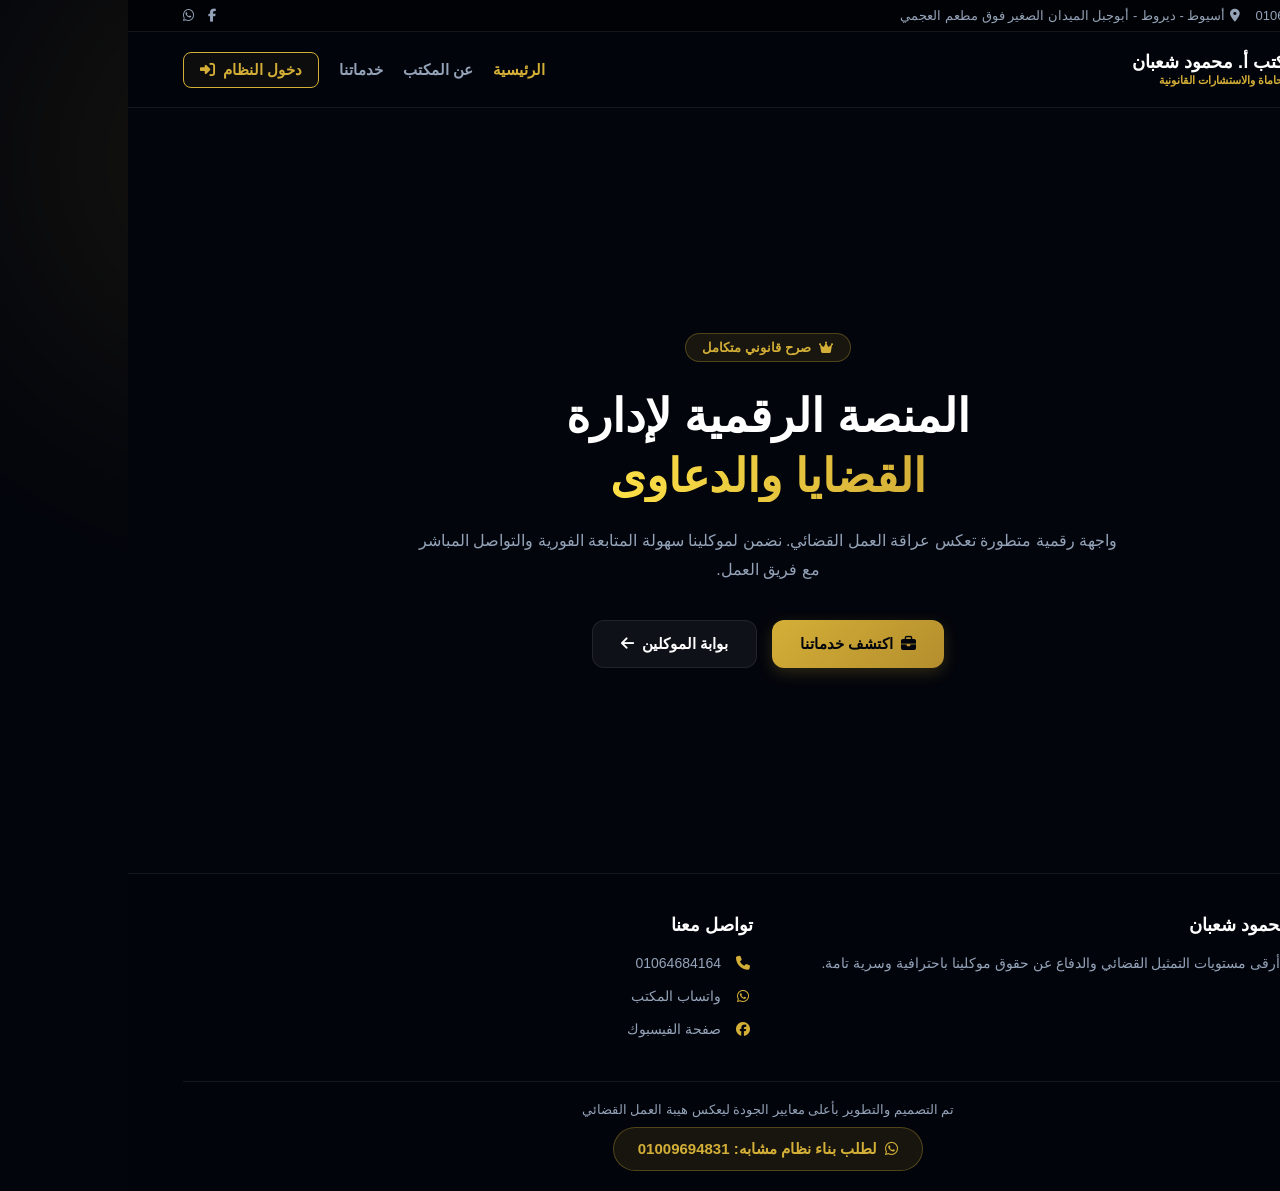
<file: index.html>
<!DOCTYPE html>
<html lang="ar" dir="rtl">
<head>
    <meta charset="UTF-8">
    <meta name="viewport" content="width=device-width, initial-scale=1.0, maximum-scale=1.0, user-scalable=no">
    <title>مكتب الأستاذ محمود شعبان | للمحاماة والاستشارات</title>
    <link rel="stylesheet" href="style.css">
    <link rel="stylesheet" href="https://cdnjs.cloudflare.com/ajax/libs/font-awesome/6.4.0/css/all.min.css">
</head>
<body>
    <div class="glow-bg glow-1"></div>
    <div class="glow-bg glow-2"></div>

    <div class="top-bar">
        <div class="container top-bar-inner">
            <div class="contact-info">
                <a href="tel:+201064684164"><i class="fas fa-phone-alt"></i> 01064684164</a>
                <a href="https://goo.gl/maps/ynBu3D8Yd7eXEfQe7?g_st=ac" target="_blank"><i class="fas fa-map-marker-alt"></i> أسيوط - ديروط - أبوجبل الميدان الصغير فوق مطعم العجمي</a>
            </div>
            <div class="social-icons">
                <a href="https://www.facebook.com/share/18rZhVZAjy/" target="_blank"><i class="fab fa-facebook-f"></i></a>
                <a href="https://wa.me/201064684164" target="_blank"><i class="fab fa-whatsapp"></i></a>
            </div>
        </div>
    </div>

    <header class="glass-header">
        <div class="container header-inner">
            <div class="logo-area">
                <div class="logo-icon"><i class="fas fa-balance-scale"></i></div>
                <div class="logo-text">
                    <h1>مكتب أ. محمود شعبان</h1>
                    <p>للمحاماة والاستشارات القانونية</p>
                </div>
            </div>
            <button class="menu-toggle" id="menuToggle"><i class="fas fa-bars"></i></button>
            <nav class="main-nav">
                <ul id="navMenu">
                    <li><a href="index.html" class="active">الرئيسية</a></li>
                    <li><a href="about.html">عن المكتب</a></li>
                    <li><a href="services.html">خدماتنا</a></li>
                    <li><a href="login/index.html" class="btn-nav-gold">دخول النظام <i class="fas fa-sign-in-alt"></i></a></li>
                </ul>
            </nav>
        </div>
    </header>

    <section class="hero-section">
        <div class="container hero-content">
            <div class="badge-premium"><i class="fas fa-crown"></i> صرح قانوني متكامل</div>
            <h1 class="hero-title">المنصة الرقمية لإدارة <br><span class="text-gradient">القضايا والدعاوى</span></h1>
            <p class="hero-desc">واجهة رقمية متطورة تعكس عراقة العمل القضائي. نضمن لموكلينا سهولة المتابعة الفورية والتواصل المباشر مع فريق العمل.</p>
            <div class="hero-btns">
                <a href="services.html" class="btn-solid-gold"><i class="fas fa-briefcase"></i> اكتشف خدماتنا</a>
                <a href="login/index.html" class="btn-glass">بوابة الموكلين <i class="fas fa-arrow-left"></i></a>
            </div>
        </div>
    </section>

    <footer class="premium-footer">
        <div class="container">
            <div class="footer-grid">
                <div class="footer-col">
                    <h3>مكتب أ. محمود شعبان</h3>
                    <p>نلتزم بتقديم أرقى مستويات التمثيل القضائي والدفاع عن حقوق موكلينا باحترافية وسرية تامة.</p>
                </div>
                <div class="footer-col">
                    <h3>تواصل معنا</h3>
                    <a href="tel:+201064684164"><i class="fas fa-phone"></i> 01064684164</a>
                    <a href="https://wa.me/201064684164" target="_blank"><i class="fab fa-whatsapp"></i> واتساب المكتب</a>
                    <a href="https://www.facebook.com/share/18rZhVZAjy/" target="_blank"><i class="fab fa-facebook"></i> صفحة الفيسبوك</a>
                </div>
            </div>
            <div class="dev-marketing">
                <p style="color: var(--text-muted); font-size: 13px; margin-bottom: 10px;">تم التصميم والتطوير بأعلى معايير الجودة ليعكس هيبة العمل القضائي</p>
                <a href="https://wa.me/201009694831" class="dev-contact" target="_blank">
                    <i class="fab fa-whatsapp"></i> لطلب بناء نظام مشابه: 01009694831
                </a>
            </div>
        </div>
    </footer>
    <script src="script.js"></script>
</body>
</html>
</file>
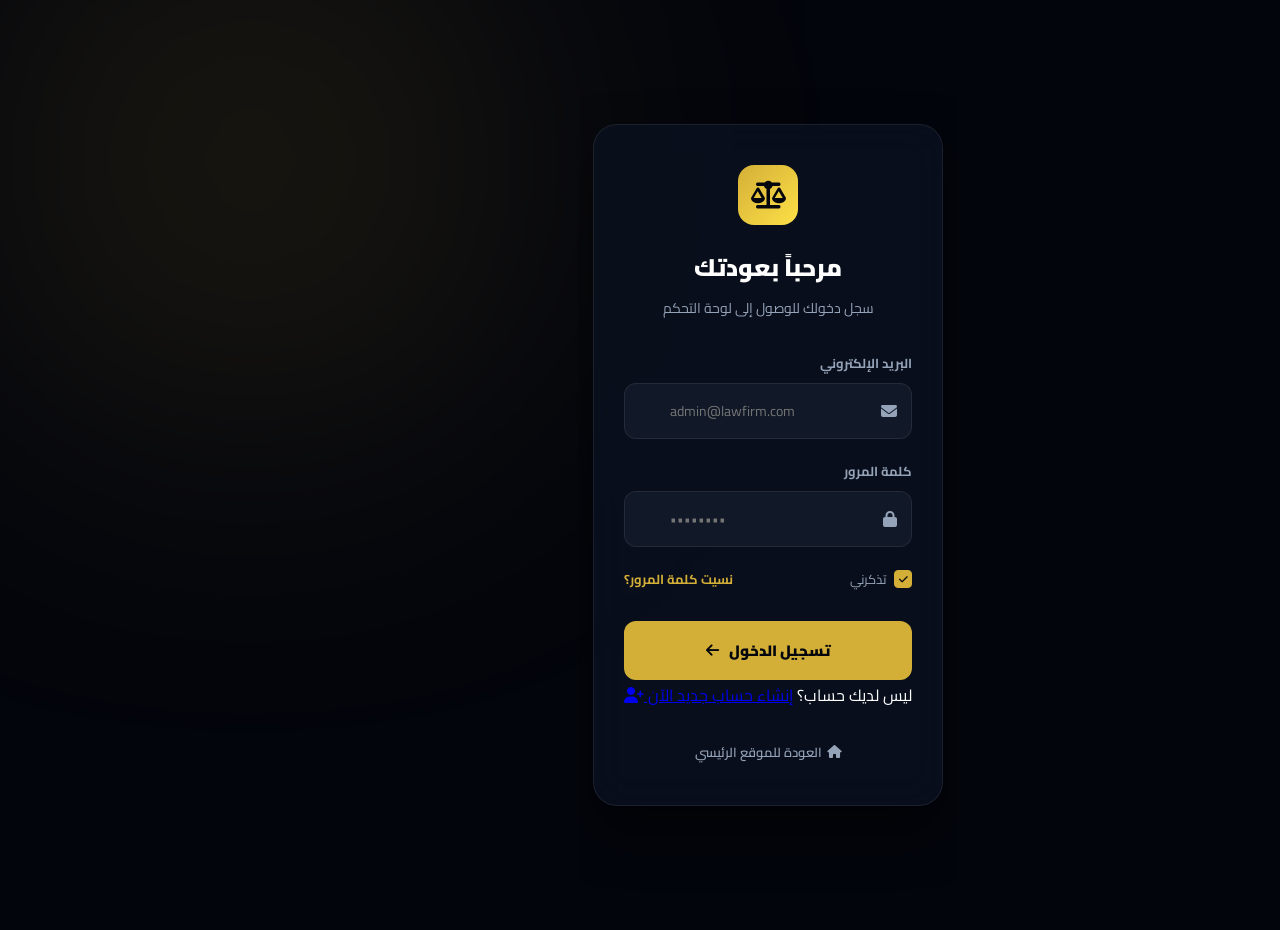
<file: frontend/login/index.html>
<!DOCTYPE html>
<html lang="ar" dir="rtl">
<head>
    <meta charset="UTF-8">
    <meta name="viewport" content="width=device-width, initial-scale=1.0, maximum-scale=1.0, user-scalable=no">
    <title>تسجيل الدخول | نظام إدارة المحاماة</title>
    <link rel="stylesheet" href="style.css">
    <link rel="stylesheet" href="https://cdnjs.cloudflare.com/ajax/libs/font-awesome/6.4.0/css/all.min.css">
    <link href="https://fonts.googleapis.com/css2?family=Cairo:wght@400;600;700;900&display=swap" rel="stylesheet">
</head>
<body>
    <div class="glow-bg"></div>
    <div class="auth-container">
        <div class="auth-card">
            <div class="logo-area">
                <div class="logo-icon"><i class="fas fa-balance-scale"></i></div>
            </div>
            <h2>مرحباً بعودتك</h2>
            <p class="subtitle">سجل دخولك للوصول إلى لوحة التحكم</p>

            <form action="../dashboard/dashboard.html" method="GET">
                <div class="input-group">
                    <label>البريد الإلكتروني</label>
                    <div class="input-wrapper">
                        <i class="fas fa-envelope"></i>
                        <input type="email" placeholder="admin@lawfirm.com" required dir="ltr">
                    </div>
                </div>
                
                <div class="input-group">
                    <label>كلمة المرور</label>
                    <div class="input-wrapper">
                        <i class="fas fa-lock"></i>
                        <input type="password" placeholder="••••••••" required dir="ltr">
                    </div>
                </div>

                <div class="options">
                    <label class="checkbox-container">
                        <input type="checkbox" checked>
                        <span class="checkmark"></span>
                        تذكرني
                    </label>
                    <a href="#" class="forgot-link">نسيت كلمة المرور؟</a>
                </div>

                <button type="submit" class="btn-submit">تسجيل الدخول <i class="fas fa-arrow-left"></i></button>
            </form>
            
            <div class="register-navigation">
                <p>ليس لديك حساب؟ <a href="register.html">إنشاء حساب جديد الآن <i class="fas fa-user-plus"></i></a></p>
            </div>

            <div class="back-home">
                <a href="../index.html"><i class="fas fa-home"></i> العودة للموقع الرئيسي</a>
            </div>
        </div>
    </div>
</body>
</html>
</file>
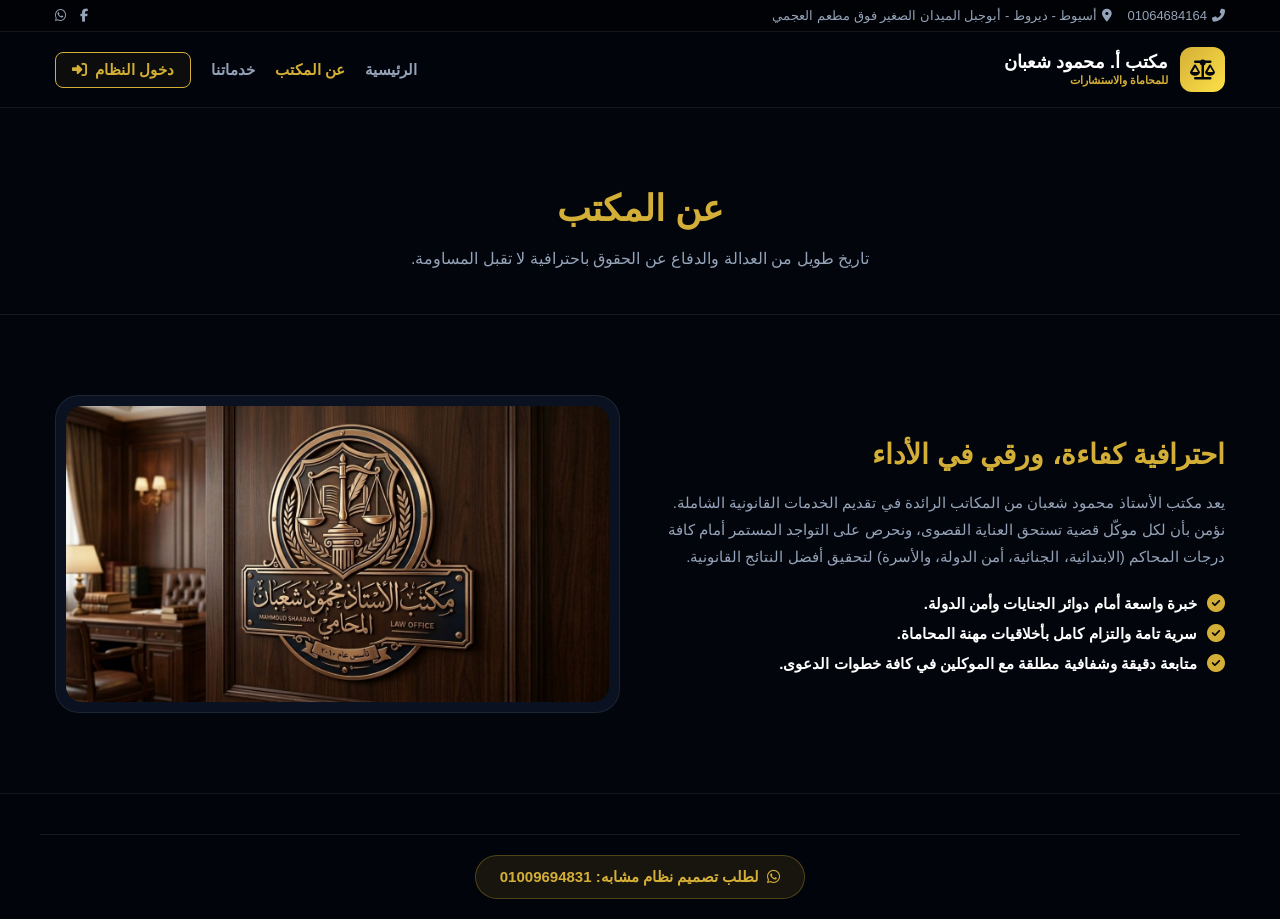
<file: about.html>
<!DOCTYPE html>
<html lang="ar" dir="rtl">
<head>
    <meta charset="UTF-8">
    <meta name="viewport" content="width=device-width, initial-scale=1.0, maximum-scale=1.0, user-scalable=no">
    <title>عن المكتب | مكتب أ. محمود شعبان</title>
    <link rel="stylesheet" href="style.css">
    <link rel="stylesheet" href="https://cdnjs.cloudflare.com/ajax/libs/font-awesome/6.4.0/css/all.min.css">
</head>
<body>
    <div class="top-bar">
        <div class="container top-bar-inner">
            <div class="contact-info">
                <a href="tel:+201064684164"><i class="fas fa-phone-alt"></i> 01064684164</a>
                <a href="https://goo.gl/maps/ynBu3D8Yd7eXEfQe7?g_st=ac" target="_blank"><i class="fas fa-map-marker-alt"></i> أسيوط - ديروط - أبوجبل الميدان الصغير فوق مطعم العجمي</a>
            </div>
            <div class="social-icons">
                <a href="https://www.facebook.com/share/18rZhVZAjy/" target="_blank"><i class="fab fa-facebook-f"></i></a>
                <a href="https://wa.me/201064684164" target="_blank"><i class="fab fa-whatsapp"></i></a>
            </div>
        </div>
    </div>

    <header class="glass-header">
        <div class="container header-inner">
            <div class="logo-area">
                <div class="logo-icon"><i class="fas fa-balance-scale"></i></div>
                <div class="logo-text"><h1>مكتب أ. محمود شعبان</h1><p>للمحاماة والاستشارات</p></div>
            </div>
            <button class="menu-toggle" id="menuToggle"><i class="fas fa-bars"></i></button>
            <nav class="main-nav">
                <ul id="navMenu">
                    <li><a href="index.html">الرئيسية</a></li>
                    <li><a href="about.html" class="active">عن المكتب</a></li>
                    <li><a href="services.html">خدماتنا</a></li>
                    <li><a href="login/index.html" class="btn-nav-gold">دخول النظام <i class="fas fa-sign-in-alt"></i></a></li>
                </ul>
            </nav>
        </div>
    </header>

    <div class="inner-hero">
        <div class="container">
            <h1>عن المكتب</h1>
            <p>تاريخ طويل من العدالة والدفاع عن الحقوق باحترافية لا تقبل المساومة.</p>
        </div>
    </div>

    <section class="section-padding">
        <div class="container about-grid">
            <div class="about-content">
                <h2>احترافية كفاءة، ورقي في الأداء</h2>
                <p>يعد مكتب الأستاذ محمود شعبان من المكاتب الرائدة في تقديم الخدمات القانونية الشاملة. نؤمن بأن لكل موكّل قضية تستحق العناية القصوى، ونحرص على التواجد المستمر أمام كافة درجات المحاكم (الابتدائية، الجنائية، أمن الدولة، والأسرة) لتحقيق أفضل النتائج القانونية.</p>
                <ul class="premium-checklist">
                    <li><i class="fas fa-check-circle"></i> خبرة واسعة أمام دوائر الجنايات وأمن الدولة.</li>
                    <li><i class="fas fa-check-circle"></i> سرية تامة والتزام كامل بأخلاقيات مهنة المحاماة.</li>
                    <li><i class="fas fa-check-circle"></i> متابعة دقيقة وشفافية مطلقة مع الموكلين في كافة خطوات الدعوى.</li>
                </ul>
            </div>
            <div class="about-image-card">
                <img src="About-office.jpg" alt="مكتب الأستاذ محمود شعبان المحامي">
            </div>
        </div>
    </section>

    <footer class="premium-footer">
        <div class="container dev-marketing">
            <a href="https://wa.me/201009694831" class="dev-contact" target="_blank"><i class="fab fa-whatsapp"></i> لطلب تصميم نظام مشابه: 01009694831</a>
        </div>
    </footer>
    <script src="script.js"></script>
</body>
</html>
</file>
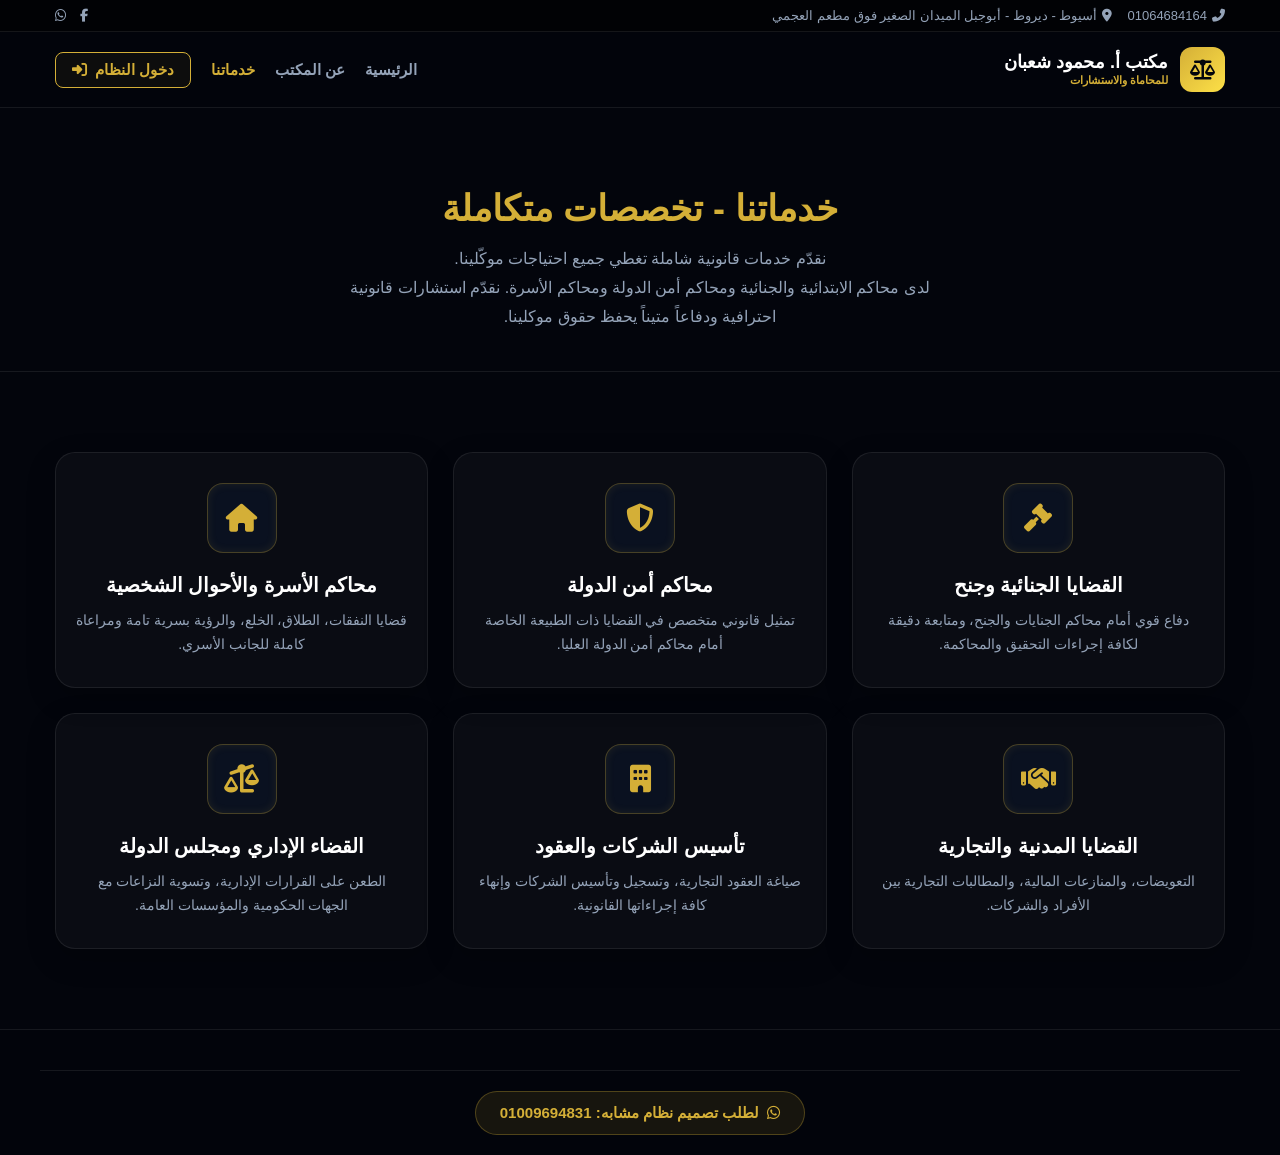
<file: services.html>
<!DOCTYPE html>
<html lang="ar" dir="rtl">
<head>
    <meta charset="UTF-8">
    <meta name="viewport" content="width=device-width, initial-scale=1.0, maximum-scale=1.0, user-scalable=no">
    <title>خدماتنا | مكتب أ. محمود شعبان</title>
    <link rel="stylesheet" href="style.css">
    <link rel="stylesheet" href="https://cdnjs.cloudflare.com/ajax/libs/font-awesome/6.4.0/css/all.min.css">
</head>
<body>
    <div class="top-bar">
        <div class="container top-bar-inner">
            <div class="contact-info">
                <a href="tel:+201064684164"><i class="fas fa-phone-alt"></i> 01064684164</a>
                <a href="https://goo.gl/maps/ynBu3D8Yd7eXEfQe7?g_st=ac" target="_blank"><i class="fas fa-map-marker-alt"></i> أسيوط - ديروط - أبوجبل الميدان الصغير فوق مطعم العجمي</a>
            </div>
            <div class="social-icons">
                <a href="https://www.facebook.com/share/18rZhVZAjy/" target="_blank"><i class="fab fa-facebook-f"></i></a>
                <a href="https://wa.me/201064684164" target="_blank"><i class="fab fa-whatsapp"></i></a>
            </div>
        </div>
    </div>

    <header class="glass-header">
        <div class="container header-inner">
            <div class="logo-area">
                <div class="logo-icon"><i class="fas fa-balance-scale"></i></div>
                <div class="logo-text"><h1>مكتب أ. محمود شعبان</h1><p>للمحاماة والاستشارات</p></div>
            </div>
            <button class="menu-toggle" id="menuToggle"><i class="fas fa-bars"></i></button>
            <nav class="main-nav">
                <ul id="navMenu">
                    <li><a href="index.html">الرئيسية</a></li>
                    <li><a href="about.html">عن المكتب</a></li>
                    <li><a href="services.html" class="active">خدماتنا</a></li>
                    <li><a href="login/index.html" class="btn-nav-gold">دخول النظام <i class="fas fa-sign-in-alt"></i></a></li>
                </ul>
            </nav>
        </div>
    </header>

    <div class="inner-hero">
        <div class="container">
            <h1>خدماتنا - تخصصات متكاملة</h1>
            <p>نقدّم خدمات قانونية شاملة تغطي جميع احتياجات موكّلينا.<br>لدى محاكم الابتدائية والجنائية ومحاكم أمن الدولة ومحاكم الأسرة. نقدّم استشارات قانونية احترافية ودفاعاً متيناً يحفظ حقوق موكلينا.</p>
        </div>
    </div>

    <section class="section-padding">
        <div class="container services-grid">
            <div class="glass-card">
                <div class="card-icon"><i class="fas fa-gavel"></i></div>
                <h3>القضايا الجنائية وجنح</h3>
                <p>دفاع قوي أمام محاكم الجنايات والجنح، ومتابعة دقيقة لكافة إجراءات التحقيق والمحاكمة.</p>
            </div>
            <div class="glass-card">
                <div class="card-icon"><i class="fas fa-shield-alt"></i></div>
                <h3>محاكم أمن الدولة</h3>
                <p>تمثيل قانوني متخصص في القضايا ذات الطبيعة الخاصة أمام محاكم أمن الدولة العليا.</p>
            </div>
            <div class="glass-card">
                <div class="card-icon"><i class="fas fa-home"></i></div>
                <h3>محاكم الأسرة والأحوال الشخصية</h3>
                <p>قضايا النفقات، الطلاق، الخلع، والرؤية بسرية تامة ومراعاة كاملة للجانب الأسري.</p>
            </div>
            <div class="glass-card">
                <div class="card-icon"><i class="fas fa-handshake"></i></div>
                <h3>القضايا المدنية والتجارية</h3>
                <p>التعويضات، والمنازعات المالية، والمطالبات التجارية بين الأفراد والشركات.</p>
            </div>
            <div class="glass-card">
                <div class="card-icon"><i class="fas fa-building"></i></div>
                <h3>تأسيس الشركات والعقود</h3>
                <p>صياغة العقود التجارية، وتسجيل وتأسيس الشركات وإنهاء كافة إجراءاتها القانونية.</p>
            </div>
            <div class="glass-card">
                <div class="card-icon"><i class="fas fa-balance-scale-left"></i></div>
                <h3>القضاء الإداري ومجلس الدولة</h3>
                <p>الطعن على القرارات الإدارية، وتسوية النزاعات مع الجهات الحكومية والمؤسسات العامة.</p>
            </div>
        </div>
    </section>

    <footer class="premium-footer">
        <div class="container dev-marketing">
            <a href="https://wa.me/201009694831" class="dev-contact" target="_blank"><i class="fab fa-whatsapp"></i> لطلب تصميم نظام مشابه: 01009694831</a>
        </div>
    </footer>
    <script src="script.js"></script>
</body>
</html>
</file>
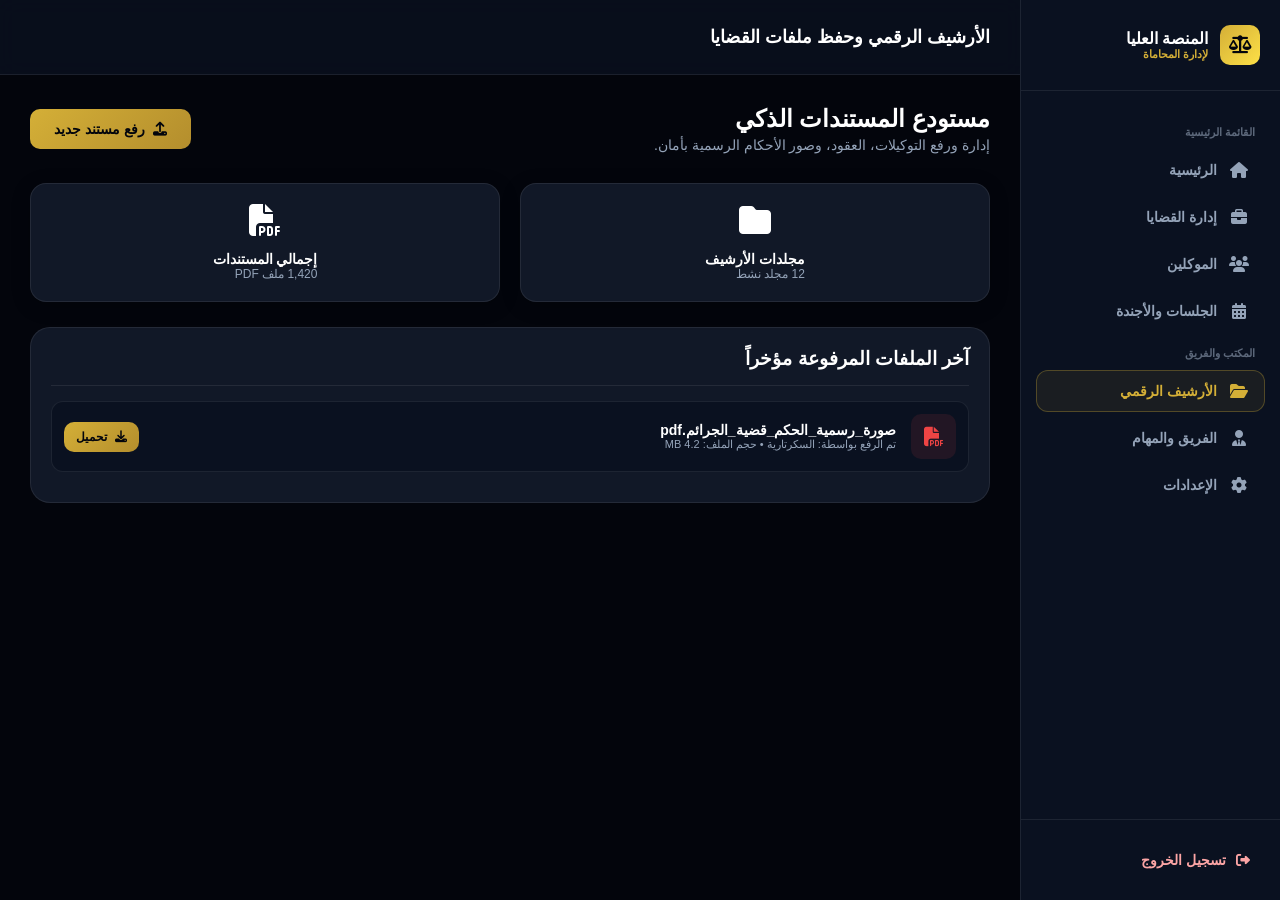
<file: archive/archive.html>
<!DOCTYPE html>
<html lang="ar" dir="rtl">
<head>
    <meta charset="UTF-8">
    <meta name="viewport" content="width=device-width, initial-scale=1.0, maximum-scale=1.0, user-scalable=no">
    <title>الأرشيف الرقمي | المنصة الرقمية</title>
    <link rel="stylesheet" href="../dashboard/dashboard.css">
    <link rel="stylesheet" href="https://cdnjs.cloudflare.com/ajax/libs/font-awesome/6.4.0/css/all.min.css">
</head>
<body>
    <div class="dashboard-layout">
        <aside class="sidebar" id="sidebar">
            <div class="sidebar-header">
                <div class="logo-icon"><i class="fas fa-balance-scale"></i></div>
                <div class="logo-text"><h2>المنصة العليا</h2><p>لإدارة المحاماة</p></div>
            </div>
            <div class="sidebar-menu">
                <p class="menu-label">القائمة الرئيسية</p>
                <a href="../dashboard/dashboard.html" class="menu-item"><i class="fas fa-home"></i> <span>الرئيسية</span></a>
                <a href="../cases/cases.html" class="menu-item"><i class="fas fa-briefcase"></i> <span>إدارة القضايا</span></a>
                <a href="../clients/clients.html" class="menu-item"><i class="fas fa-users"></i> <span>الموكلين</span></a>
                <a href="../sessions/sessions.html" class="menu-item"><i class="fas fa-calendar-alt"></i> <span>الجلسات والأجندة</span></a>
                <p class="menu-label">المكتب والفريق</p>
                <a href="archive.html" class="menu-item active"><i class="fas fa-folder-open"></i> <span>الأرشيف الرقمي</span></a>
                <a href="../lawyers/lawyers.html" class="menu-item"><i class="fas fa-user-tie"></i> <span>الفريق والمهام</span></a>
                <a href="../settings/settings.html" class="menu-item"><i class="fas fa-cog"></i> <span>الإعدادات</span></a>
            </div>
            <div class="sidebar-footer">
                <a href="../login/index.html" class="logout-btn"><i class="fas fa-sign-out-alt"></i> تسجيل الخروج</a>
            </div>
        </aside>

        <main class="main-content">
            <header class="top-bar">
                <div class="top-bar-right">
                    <button class="menu-toggle" id="menuToggle"><i class="fas fa-bars"></i></button>
                    <h1 class="page-title" style="font-size: 18px;">الأرشيف الرقمي وحفظ ملفات القضايا</h1>
                </div>
            </header>

            <div class="page-content">
                <div class="welcome-section">
                    <div>
                        <h2 class="page-title">مستودع المستندات الذكي</h2>
                        <p class="page-desc">إدارة ورفع التوكيلات، العقود، وصور الأحكام الرسمية بأمان.</p>
                    </div>
                    <button class="btn-primary"><i class="fas fa-upload"></i> رفع مستند جديد</button>
                </div>

                <div class="stats-grid" style="grid-template-columns: repeat(auto-fit, minmax(200px, 1fr)); display: grid; gap: 20px; margin-bottom: 25px;">
                    <div class="stat-card" style="background: var(--bg-card); padding: 20px; border: 1px solid var(--border); border-radius: 16px; display: flex; align-items: center; gap: 15px;">
                        <i class="fas fa-folder text-gold" style="font-size: 32px;"></i>
                        <div><h4 style="font-size: 14px;">مجلدات الأرشيف</h4><p style="color: var(--text-muted); font-size: 12px;">12 مجلد نشط</p></div>
                    </div>
                    <div class="stat-card" style="background: var(--bg-card); padding: 20px; border: 1px solid var(--border); border-radius: 16px; display: flex; align-items: center; gap: 15px;">
                        <i class="fas fa-file-pdf text-red" style="font-size: 32px;"></i>
                        <div><h4 style="font-size: 14px;">إجمالي المستندات</h4><p style="color: var(--text-muted); font-size: 12px;">1,420 ملف PDF</p></div>
                    </div>
                </div>

                <div class="panel-card" style="background: var(--bg-card); border: 1px solid var(--border); border-radius: 20px; padding: 20px;">
                    <div class="panel-header" style="display: flex; justify-content: space-between; border-bottom: 1px solid var(--border); padding-bottom: 15px; margin-bottom: 15px;">
                        <h3>آخر الملفات المرفوعة مؤخراً</h3>
                    </div>
                    <div class="agenda-list">
                        <div class="agenda-item" style="display: flex; align-items: center; justify-content: space-between; padding: 12px; background: var(--bg-surface); border: 1px solid var(--border); border-radius: 12px; margin-bottom: 10px;">
                            <div style="display: flex; align-items: center; gap: 15px;">
                                <div style="width: 45px; height: 45px; background: rgba(239, 68, 68, 0.1); color: var(--red); border-radius: 10px; display: flex; justify-content: center; align-items: center; font-size: 20px;"><i class="fas fa-file-pdf"></i></div>
                                <div>
                                    <h4 style="font-size: 14px; font-weight: 800;">صورة_رسمية_الحكم_قضية_الجرائم.pdf</h4>
                                    <p style="font-size: 11px; color: var(--text-muted);">تم الرفع بواسطة: السكرتارية • حجم الملف: 4.2 MB</p>
                                </div>
                            </div>
                            <button class="btn-primary" style="padding: 8px 12px; font-size: 12px;"><i class="fas fa-download"></i> تحميل</button>
                        </div>
                    </div>
                </div>
            </div>
        </main>
    </div>
    <script src="../dashboard/dashboard.js"></script>
</body>
</html>
</file>
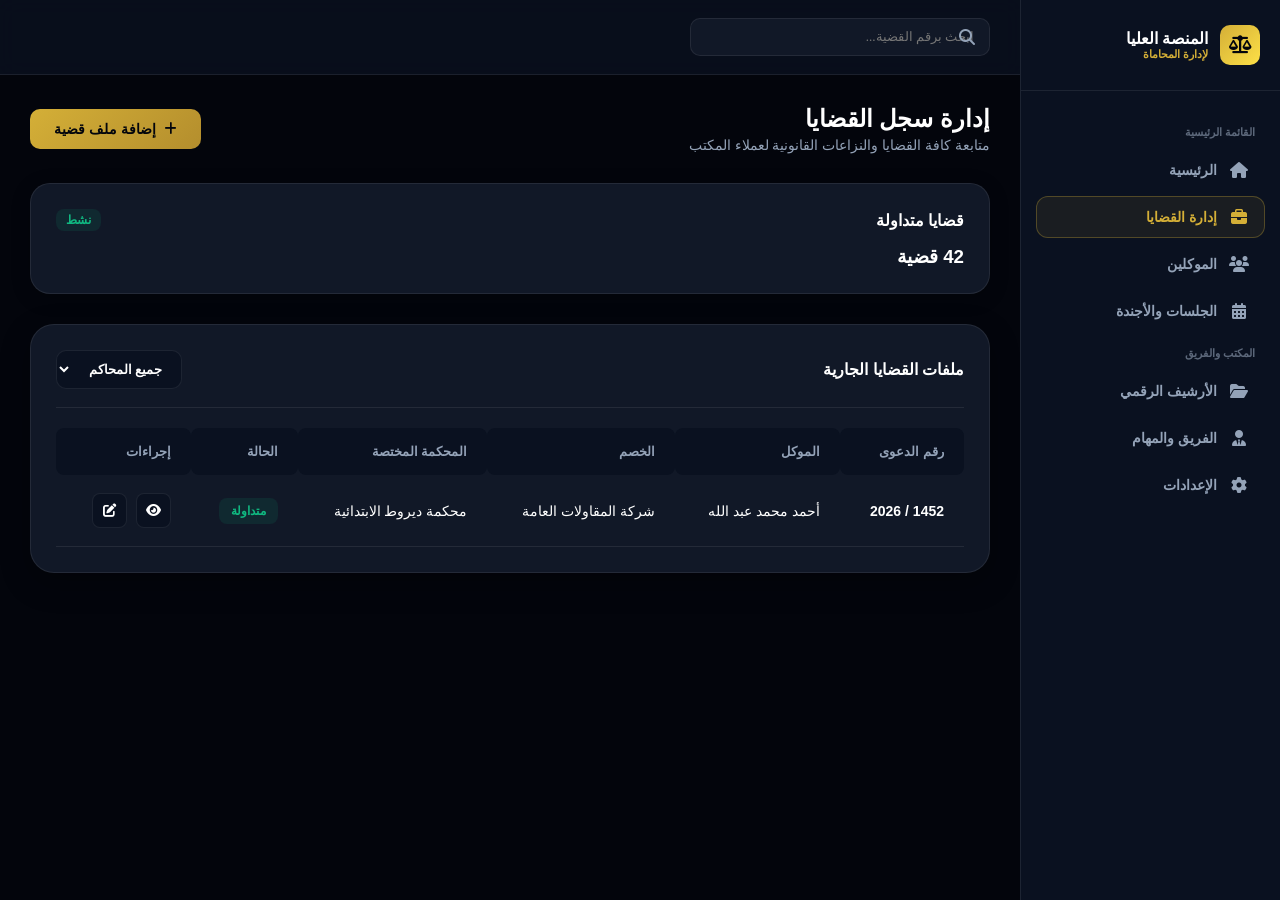
<file: cases/cases.html>
<!DOCTYPE html>
<html lang="ar" dir="rtl">
<head>
    <meta charset="UTF-8">
    <meta name="viewport" content="width=device-width, initial-scale=1.0, maximum-scale=1.0, user-scalable=no">
    <title>إدارة القضايا والدعاوى</title>
    <link rel="stylesheet" href="../dashboard/dashboard.css">
    <link rel="stylesheet" href="https://cdnjs.cloudflare.com/ajax/libs/font-awesome/6.4.0/css/all.min.css">
</head>
<body>
    <div class="dashboard-layout">
        <aside class="sidebar" id="sidebar">
            <div class="sidebar-header">
                <div class="logo-icon"><i class="fas fa-balance-scale"></i></div>
                <div class="logo-text"><h2>المنصة العليا</h2><p>لإدارة المحاماة</p></div>
            </div>
            <div class="sidebar-menu">
                <p class="menu-label">القائمة الرئيسية</p>
                <a href="../dashboard/dashboard.html" class="menu-item"><i class="fas fa-home"></i> <span>الرئيسية</span></a>
                <a href="cases.html" class="menu-item active"><i class="fas fa-briefcase"></i> <span>إدارة القضايا</span></a>
                <a href="../clients/clients.html" class="menu-item"><i class="fas fa-users"></i> <span>الموكلين</span></a>
                <a href="../sessions/sessions.html" class="menu-item"><i class="fas fa-calendar-alt"></i> <span>الجلسات والأجندة</span></a>
                <p class="menu-label">المكتب والفريق</p>
                <a href="../archive/archive.html" class="menu-item"><i class="fas fa-folder-open"></i> <span>الأرشيف الرقمي</span></a>
                <a href="../lawyers/lawyers.html" class="menu-item"><i class="fas fa-user-tie"></i> <span>الفريق والمهام</span></a>
                <a href="../settings/settings.html" class="menu-item"><i class="fas fa-cog"></i> <span>الإعدادات</span></a>
            </div>
        </aside>

        <main class="main-content">
            <header class="top-bar">
                <div class="top-bar-right">
                    <button class="menu-toggle" id="menuToggle"><i class="fas fa-bars"></i></button>
                    <div class="search-box"><i class="fas fa-search"></i><input type="text" placeholder="ابحث برقم القضية..."></div>
                </div>
            </header>

            <div class="page-content">
                <div class="welcome-section">
                    <div>
                        <h1 class="page-title">إدارة سجل القضايا</h1>
                        <p class="page-desc">متابعة كافة القضايا والنزاعات القانونية لعملاء المكتب</p>
                    </div>
                    <button class="btn-primary" onclick="toggleModal('caseModal', true)"><i class="fas fa-plus"></i> إضافة ملف قضية</button>
                </div>

                <div class="stats-grid">
                    <div class="stat-card">
                        <div class="stat-card-header"><h4>قضايا متداولة</h4><span class="trend up">نشط</span></div>
                        <h3>42 قضية</h3>
                    </div>
                </div>

                <div class="premium-panel">
                    <div class="panel-header-row">
                        <h3>ملفات القضايا الجارية</h3>
                        <select class="custom-select-saas"><option>جميع المحاكم</option></select>
                    </div>
                    <div class="table-scroll-wrapper">
                        <table class="saas-table">
                            <thead>
                                <tr><th>رقم الدعوى</th><th>الموكل</th><th>الخصم</th><th>المحكمة المختصة</th><th>الحالة</th><th>إجراءات</th></tr>
                            </thead>
                            <tbody>
                                <tr>
                                    <td><strong>1452 / 2026</strong></td>
                                    <td>أحمد محمد عبد الله</td>
                                    <td>شركة المقاولات العامة</td>
                                    <td>محكمة ديروط الابتدائية</td>
                                    <td><span class="badge-saas active">متداولة</span></td>
                                    <td>
                                        <button class="action-icon-btn"><i class="fas fa-eye"></i></button>
                                        <button class="action-icon-btn"><i class="fas fa-edit"></i></button>
                                    </td>
                                </tr>
                            </tbody>
                        </table>
                    </div>
                </div>
            </div>
        </main>
    </div>

    <div class="modal-saas-overlay" id="caseModal">
        <div class="modal-saas-card">
            <div class="modal-saas-header">
                <h3>تأسيس قضية جديدة بالسيستم</h3>
                <button class="modal-saas-close" onclick="toggleModal('caseModal', false)"><i class="fas fa-times"></i></button>
            </div>
            <div class="form-group-saas"><label>رقم الدعوى القضائية</label><input type="text" placeholder="مثال: 1452 / 2026"></div>
            <div class="form-group-saas"><label>المحكمة والدائرة</label><input type="text" placeholder="مثال: جنايات ديروط - دائرة ب"></div>
            <div class="modal-buttons-footer">
                <button class="btn-secondary-link" onclick="toggleModal('caseModal', false)">إلغاء</button>
                <button class="btn-primary">حفظ الملف</button>
            </div>
        </div>
    </div>

    <script src="../dashboard/dashboard.js"></script>
</body>
</html>
</file>
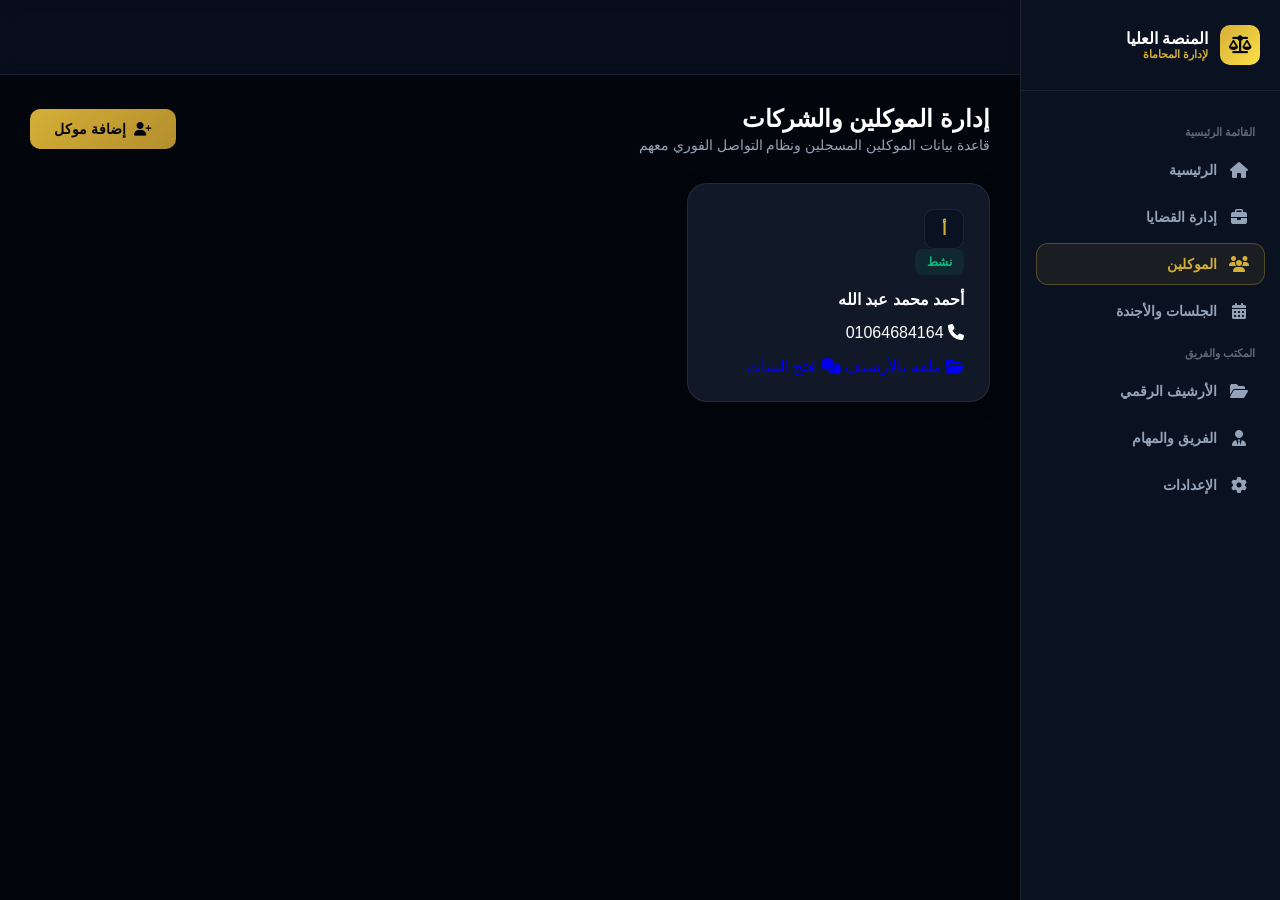
<file: clients/clients.html>
<!DOCTYPE html>
<html lang="ar" dir="rtl">
<head>
    <meta charset="UTF-8">
    <meta name="viewport" content="width=device-width, initial-scale=1.0, maximum-scale=1.0, user-scalable=no">
    <title>إدارة الموكلين والشركات</title>
    <link rel="stylesheet" href="../dashboard/dashboard.css">
    <link rel="stylesheet" href="https://cdnjs.cloudflare.com/ajax/libs/font-awesome/6.4.0/css/all.min.css">
</head>
<body>
    <div class="dashboard-layout">
        <aside class="sidebar" id="sidebar">
            <div class="sidebar-header">
                <div class="logo-icon"><i class="fas fa-balance-scale"></i></div>
                <div class="logo-text"><h2>المنصة العليا</h2><p>لإدارة المحاماة</p></div>
            </div>
            <div class="sidebar-menu">
                <p class="menu-label">القائمة الرئيسية</p>
                <a href="../dashboard/dashboard.html" class="menu-item"><i class="fas fa-home"></i> <span>الرئيسية</span></a>
                <a href="../cases/cases.html" class="menu-item"><i class="fas fa-briefcase"></i> <span>إدارة القضايا</span></a>
                <a href="clients.html" class="menu-item active"><i class="fas fa-users"></i> <span>الموكلين</span></a>
                <a href="../sessions/sessions.html" class="menu-item"><i class="fas fa-calendar-alt"></i> <span>الجلسات والأجندة</span></a>
                <p class="menu-label">المكتب والفريق</p>
                <a href="../archive/archive.html" class="menu-item"><i class="fas fa-folder-open"></i> <span>الأرشيف الرقمي</span></a>
                <a href="../lawyers/lawyers.html" class="menu-item"><i class="fas fa-user-tie"></i> <span>الفريق والمهام</span></a>
                <a href="../settings/settings.html" class="menu-item"><i class="fas fa-cog"></i> <span>الإعدادات</span></a>
            </div>
        </aside>

        <main class="main-content">
            <header class="top-bar">
                <div class="top-bar-right"><button class="menu-toggle" id="menuToggle"><i class="fas fa-bars"></i></button></div>
            </header>

            <div class="page-content">
                <div class="welcome-section">
                    <div>
                        <h1 class="page-title">إدارة الموكلين والشركات</h1>
                        <p class="page-desc">قاعدة بيانات الموكلين المسجلين ونظام التواصل الفوري معهم</p>
                    </div>
                    <button class="btn-primary" onclick="toggleModal('clientModal', true)"><i class="fas fa-user-plus"></i> إضافة موكل</button>
                </div>

                <div class="saas-grid-layout">
                    <div class="saas-card-item">
                        <div class="card-top-info"><div class="avatar-box">أ</div><span class="badge-saas active">نشط</span></div>
                        <h4>أحمد محمد عبد الله</h4>
                        <div class="card-details-box">
                            <div class="card-detail-row"><i class="fas fa-phone"></i> <span>01064684164</span></div>
                        </div>
                       <div class="card-actions-row">
    <a href="../archive/archive.html" class="btn-action" style="text-decoration: none;">
        <i class="fas fa-folder-open"></i> ملفه بالأرشيف
    </a>
    
    <a href="../lawyers/lawyers.html" class="btn-action" style="text-decoration: none;">
        <i class="fas fa-comments"></i> فتح الشات
    </a>
</div>
                    </div>
                </div>
            </div>
        </main>
    </div>

    <div class="modal-saas-overlay" id="clientModal">
        <div class="modal-saas-card">
            <div class="modal-saas-header"><h3>إضافة موكل جديد</h3><button class="modal-saas-close" onclick="toggleModal('clientModal', false)"><i class="fas fa-times"></i></button></div>
            <div class="form-group-saas"><label>اسم الموكل رباعي</label><input type="text" placeholder="أدخل الاسم"></div>
            <div class="modal-buttons-footer"><button class="btn-secondary-link" onclick="toggleModal('clientModal', false)">إلغاء</button><button class="btn-primary">حفظ البيانات</button></div>
        </div>
    </div>

    <script src="../dashboard/dashboard.js"></script>
</body>
</html>
</file>
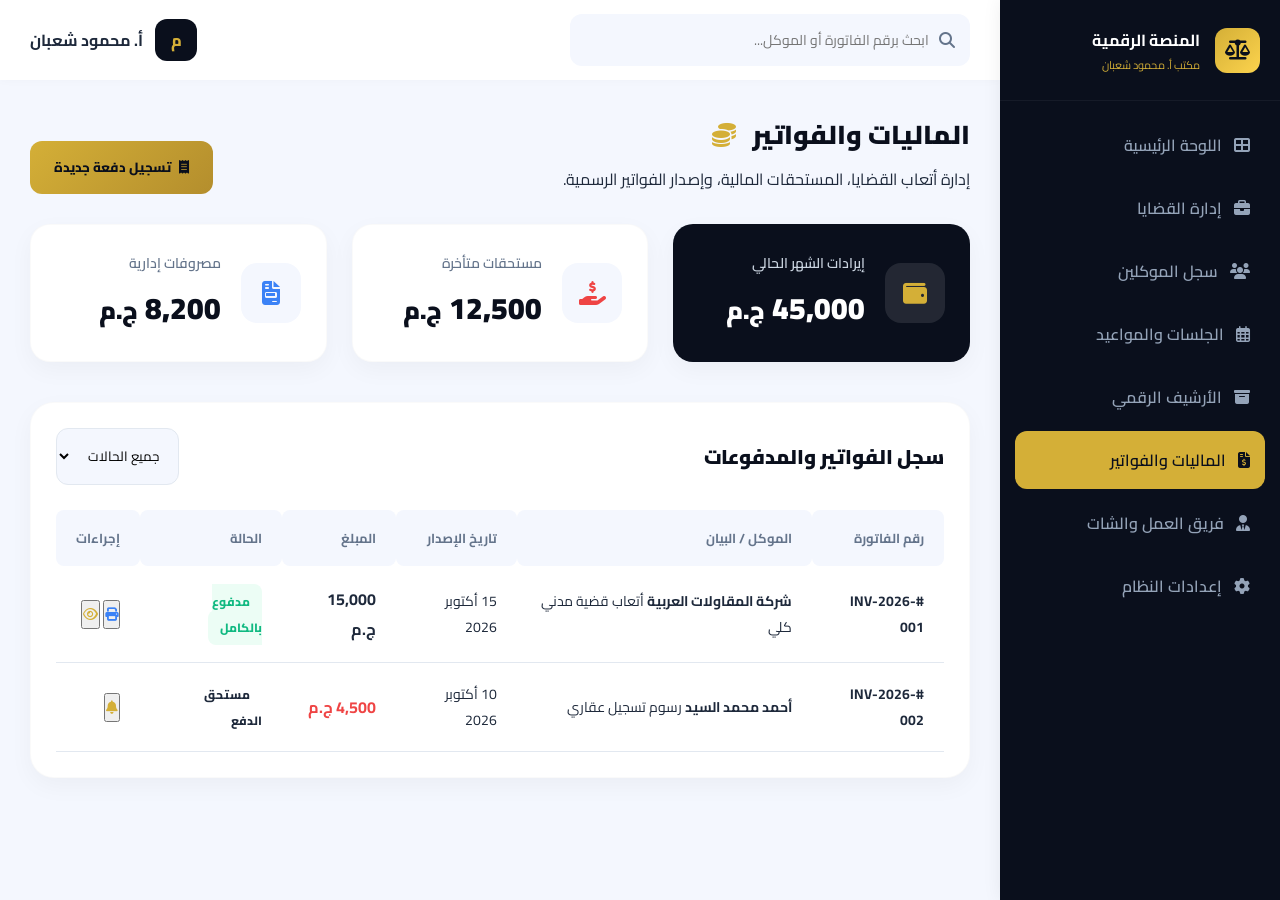
<file: finances/finances.html>
<!DOCTYPE html>
<html lang="ar" dir="rtl">
<head>
    <meta charset="UTF-8">
    <meta name="viewport" content="width=device-width, initial-scale=1.0">
    <title>الماليات والفواتير - المنصة الرقمية</title>
    <link rel="stylesheet" href="finances.css">
    <link rel="stylesheet" href="https://cdnjs.cloudflare.com/ajax/libs/font-awesome/6.4.0/css/all.min.css">
    <link href="https://fonts.googleapis.com/css2?family=Cairo:wght@400;500;600;700;800;900&display=swap" rel="stylesheet">
</head>
<body>
    <div class="app-layout">
        <aside class="sidebar" id="sidebar">
            <div class="sidebar-brand">
                <div class="brand-icon"><i class="fas fa-balance-scale"></i></div>
                <div class="brand-text">
                    <h3>المنصة الرقمية</h3>
                    <p>مكتب أ. محمود شعبان</p>
                </div>
            </div>
            <nav class="sidebar-nav">
                <ul>
                    <li><a href="../dashboard/dashboard.html"><i class="fas fa-th-large"></i> <span>اللوحة الرئيسية</span></a></li>
                    <li><a href="../cases/cases.html"><i class="fas fa-briefcase"></i> <span>إدارة القضايا</span></a></li>
                    <li><a href="../clients/clients.html"><i class="fas fa-users"></i> <span>سجل الموكلين</span></a></li>
                    <li><a href="../sessions/sessions.html"><i class="far fa-calendar-alt"></i> <span>الجلسات والمواعيد</span></a></li>
                    <li><a href="../archive/archive.html"><i class="fas fa-archive"></i> <span>الأرشيف الرقمي</span></a></li>
                    <li class="active"><a href="#"><i class="fas fa-file-invoice-dollar"></i> <span>الماليات والفواتير</span></a></li>
                    <li><a href="../lawyers/lawyers.html"><i class="fas fa-user-tie"></i> <span>فريق العمل والشات</span></a></li>
                    <li><a href="../settings/settings.html"><i class="fas fa-cog"></i> <span>إعدادات النظام</span></a></li>
                </ul>
            </nav>
        </aside>

        <main class="main-wrapper">
            <header class="topbar">
                <div class="topbar-right">
                    <div class="search-bar">
                        <i class="fas fa-search"></i>
                        <input type="text" placeholder="ابحث برقم الفاتورة أو الموكل...">
                    </div>
                </div>
                <div class="topbar-left">
                    <div class="user-profile">
                        <div class="avatar">م</div>
                        <div class="user-info">
                            <h4>أ. محمود شعبان</h4>
                        </div>
                    </div>
                </div>
            </header>

            <div class="content-container">
                <div class="page-header">
                    <div class="header-titles">
                        <h1>الماليات والفواتير <i class="fas fa-coins text-gold" style="font-size: 24px; margin-right: 10px;"></i></h1>
                        <p>إدارة أتعاب القضايا، المستحقات المالية، وإصدار الفواتير الرسمية.</p>
                    </div>
                    <button class="btn btn-gold" onclick="openModal()"><i class="fas fa-receipt"></i> تسجيل دفعة جديدة</button>
                </div>

                <div class="stats-grid">
                    <div class="stat-card premium-stat">
                        <div class="stat-icon-wrapper"><i class="fas fa-wallet"></i></div>
                        <div class="stat-details">
                            <p>إيرادات الشهر الحالي</p>
                            <h3>45,000 <small>ج.م</small></h3>
                        </div>
                    </div>
                    <div class="stat-card">
                        <div class="stat-icon-wrapper bg-red-light text-red"><i class="fas fa-hand-holding-usd"></i></div>
                        <div class="stat-details">
                            <p>مستحقات متأخرة</p>
                            <h3 class="text-red">12,500 <small>ج.م</small></h3>
                        </div>
                    </div>
                    <div class="stat-card">
                        <div class="stat-icon-wrapper bg-blue-light text-blue"><i class="fas fa-file-invoice"></i></div>
                        <div class="stat-details">
                            <p>مصروفات إدارية</p>
                            <h3>8,200 <small>ج.م</small></h3>
                        </div>
                    </div>
                </div>

                <div class="premium-box">
                    <div class="box-header">
                        <h2>سجل الفواتير والمدفوعات</h2>
                        <select class="custom-select" style="width: auto;"><option>جميع الحالات</option><option>مدفوع</option><option>مستحق</option></select>
                    </div>
                    <div class="table-responsive">
                        <table class="premium-table">
                            <thead>
                                <tr>
                                    <th>رقم الفاتورة</th>
                                    <th>الموكل / البيان</th>
                                    <th>تاريخ الإصدار</th>
                                    <th>المبلغ</th>
                                    <th>الحالة</th>
                                    <th>إجراءات</th>
                                </tr>
                            </thead>
                            <tbody>
                                <tr>
                                    <td><strong>#INV-2026-001</strong></td>
                                    <td>
                                        <strong>شركة المقاولات العربية</strong>
                                        <span class="sub-text">أتعاب قضية مدني كلي</span>
                                    </td>
                                    <td>15 أكتوبر 2026</td>
                                    <td><strong class="text-navy" style="font-size:16px;">15,000 ج.م</strong></td>
                                    <td><span class="badge badge-active">مدفوع بالكامل</span></td>
                                    <td>
                                        <button class="action-btn text-blue"><i class="fas fa-print"></i></button>
                                        <button class="action-btn text-gold"><i class="far fa-eye"></i></button>
                                    </td>
                                </tr>
                                <tr>
                                    <td><strong>#INV-2026-002</strong></td>
                                    <td>
                                        <strong>أحمد محمد السيد</strong>
                                        <span class="sub-text">رسوم تسجيل عقاري</span>
                                    </td>
                                    <td>10 أكتوبر 2026</td>
                                    <td><strong class="text-red" style="font-size:16px;">4,500 ج.م</strong></td>
                                    <td><span class="badge badge-danger">مستحق الدفع</span></td>
                                    <td>
                                        <button class="action-btn text-gold"><i class="fas fa-bell"></i></button>
                                    </td>
                                </tr>
                            </tbody>
                        </table>
                    </div>
                </div>
            </div>
        </main>
    </div>

    <div class="modal-overlay" id="paymentModal">
        <div class="modal-card">
            <div class="modal-header">
                <h2>تسجيل فاتورة جديدة</h2>
                <button class="close-btn" onclick="closeModal()"><i class="fas fa-times"></i></button>
            </div>
            <form class="modal-body" onsubmit="event.preventDefault(); closeModal();">
                <div class="form-group"><label>اسم الموكل</label><select class="custom-select"><option>شركة المقاولات</option><option>أحمد محمد</option></select></div>
                <div class="form-group"><label>البيان</label><input type="text" required></div>
                <div class="form-row">
                    <div class="form-group"><label>المبلغ</label><input type="number" required></div>
                    <div class="form-group"><label>الحالة</label><select class="custom-select"><option>مدفوع</option><option>مستحق</option></select></div>
                </div>
                <div class="modal-footer">
                    <button type="button" class="btn btn-outline" onclick="closeModal()">إلغاء</button>
                    <button type="submit" class="btn btn-gold">حفظ الفاتورة</button>
                </div>
            </form>
        </div>
    </div>
    <script src="finances.js"></script>
</body>
</html>
</file>
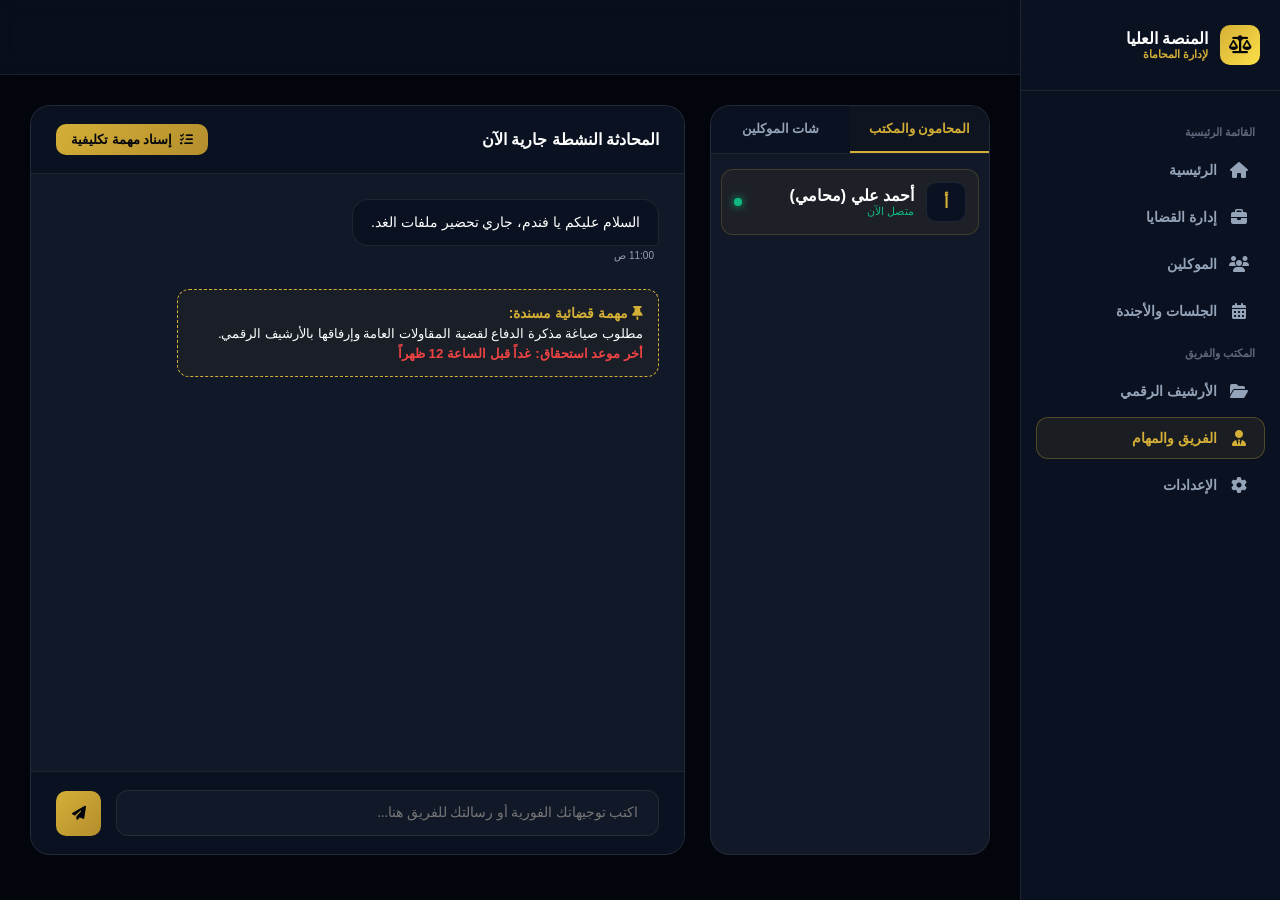
<file: lawyers/lawyers.html>
<!DOCTYPE html>
<html lang="ar" dir="rtl">
<head>
    <meta charset="UTF-8">
    <meta name="viewport" content="width=device-width, initial-scale=1.0, maximum-scale=1.0, user-scalable=no">
    <title>غرفة الفريق والمهام والشات الذكي</title>
    <link rel="stylesheet" href="../dashboard/dashboard.css">
    <link rel="stylesheet" href="https://cdnjs.cloudflare.com/ajax/libs/font-awesome/6.4.0/css/all.min.css">
</head>
<body>
    <div class="dashboard-layout">
        <aside class="sidebar" id="sidebar">
            <div class="sidebar-header">
                <div class="logo-icon"><i class="fas fa-balance-scale"></i></div>
                <div class="logo-text"><h2>المنصة العليا</h2><p>لإدارة المحاماة</p></div>
            </div>
            <div class="sidebar-menu">
                <p class="menu-label">القائمة الرئيسية</p>
                <a href="../dashboard/dashboard.html" class="menu-item"><i class="fas fa-home"></i> <span>الرئيسية</span></a>
                <a href="../cases/cases.html" class="menu-item"><i class="fas fa-briefcase"></i> <span>إدارة القضايا</span></a>
                <a href="../clients/clients.html" class="menu-item"><i class="fas fa-users"></i> <span>الموكلين</span></a>
                <a href="../sessions/sessions.html" class="menu-item"><i class="fas fa-calendar-alt"></i> <span>الجلسات والأجندة</span></a>
                <p class="menu-label">المكتب والفريق</p>
                <a href="../archive/archive.html" class="menu-item"><i class="fas fa-folder-open"></i> <span>الأرشيف الرقمي</span></a>
                <a href="lawyers.html" class="menu-item active"><i class="fas fa-user-tie"></i> <span>الفريق والمهام</span></a>
                <a href="../settings/settings.html" class="menu-item"><i class="fas fa-cog"></i> <span>الإعدادات</span></a>
            </div>
        </aside>

        <main class="main-content">
            <header class="top-bar">
                <div class="top-bar-right"><button class="menu-toggle" id="menuToggle"><i class="fas fa-bars"></i></button></div>
            </header>

            <div class="page-content">
                <div class="chat-saas-layout">
                    <div class="chat-sidebar-panel">
                        <div class="chat-tabs-nav">
                            <button class="chat-tab-btn active" onclick="switchChatTab('lawyersGroup', this)">المحامون والمكتب</button>
                            <button class="chat-tab-btn" onclick="switchChatTab('clientsGroup', this)">شات الموكلين</button>
                        </div>
                        
                        <div class="chat-users-list active" id="lawyersGroup">
                            <div class="chat-user-item-row active">
                                <div class="avatar-box">أ</div>
                                <div><h4>أحمد علي (محامي)</h4><p style="font-size:11px; color:var(--green);">متصل الآن</p></div>
                                <div class="user-status-dot online"></div>
                            </div>
                        </div>

                        <div class="chat-users-list" id="clientsGroup">
                            <div class="chat-user-item-row">
                                <div class="avatar-box" style="color:var(--orange);">م</div>
                                <div><h4>أحمد محمد عبد الله</h4><p style="font-size:11px; color:var(--text-muted);">موكل قضية 1452</p></div>
                            </div>
                        </div>
                    </div>

                    <div class="chat-main-window-box">
                        <div class="chat-window-header">
                            <h4>المحادثة النشطة جارية الآن</h4>
                            <button class="btn-primary" style="padding:8px 15px; font-size:13px;" onclick="toggleModal('taskModal', true)"><i class="fas fa-tasks"></i> إسناد مهمة تكليفية</button>
                        </div>
                        
                        <div class="chat-window-messages-area">
                            <div class="chat-msg-row incoming">
                                <div class="chat-msg-bubble">السلام عليكم يا فندم، جاري تحضير ملفات الغد.</div>
                                <span class="chat-msg-time">11:00 ص</span>
                            </div>
                            
                            <div style="background: rgba(212,175,55,0.04); border: 1px dashed var(--gold); padding: 15px; border-radius: 12px; margin: 10px 0; max-width: 80%;">
                                <h5 style="color:var(--gold); font-size:14px; margin-bottom:5px;"><i class="fas fa-thumbtack"></i> مهمة قضائية مسندة:</h5>
                                <p style="font-size:13px; color:white;">مطلوب صياغة مذكرة الدفاع لقضية المقاولات العامة وإرفاقها بالأرشيف الرقمي.</p>
                                <small style="color:var(--red); display:block; margin-top:5px; font-weight:700;">أخر موعد استحقاق: غداً قبل الساعة 12 ظهراً</small>
                            </div>
                        </div>

                        <div class="chat-window-input-bar">
                            <input type="text" placeholder="اكتب توجيهاتك الفورية أو رسالتك للفريق هنا...">
                            <button class="btn-primary" style="width:45px; height:45px; padding:0; justify-content:center;"><i class="fas fa-paper-plane"></i></button>
                        </div>
                    </div>
                </div>
            </div>
        </main>
    </div>

    <div class="modal-saas-overlay" id="taskModal">
        <div class="modal-saas-card">
            <div class="modal-saas-header"><h3>إصدار أمر تكليف قضائي</h3><button class="modal-saas-close" onclick="toggleModal('taskModal', false)"><i class="fas fa-times"></i></button></div>
            <div class="form-group-saas"><label>تفاصيل التكليف والمهمة القضائية</label><textarea placeholder="اكتب التوجيهات بالتفصيل هنا..." rows="3"></textarea></div>
            <div class="form-group-saas"><label>تاريخ ووقت الاستحقاق النهائي</label><input type="date"></div>
            <div class="modal-buttons-footer"><button class="btn-secondary-link" onclick="toggleModal('taskModal', false)">إلغاء</button><button class="btn-primary">إرسال التكليف فوراُ</button></div>
        </div>
    </div>

    <script src="../dashboard/dashboard.js"></script>
    <script>
        function switchChatTab(tabId, btn) {
            document.querySelectorAll('.chat-users-list').forEach(el => el.classList.remove('active'));
            document.querySelectorAll('.chat-tab-btn').forEach(el => el.classList.remove('active'));
            document.getElementById(tabId).classList.add('active');
            btn.classList.add('active');
        }
    </script>
</body>
</html>
</file>
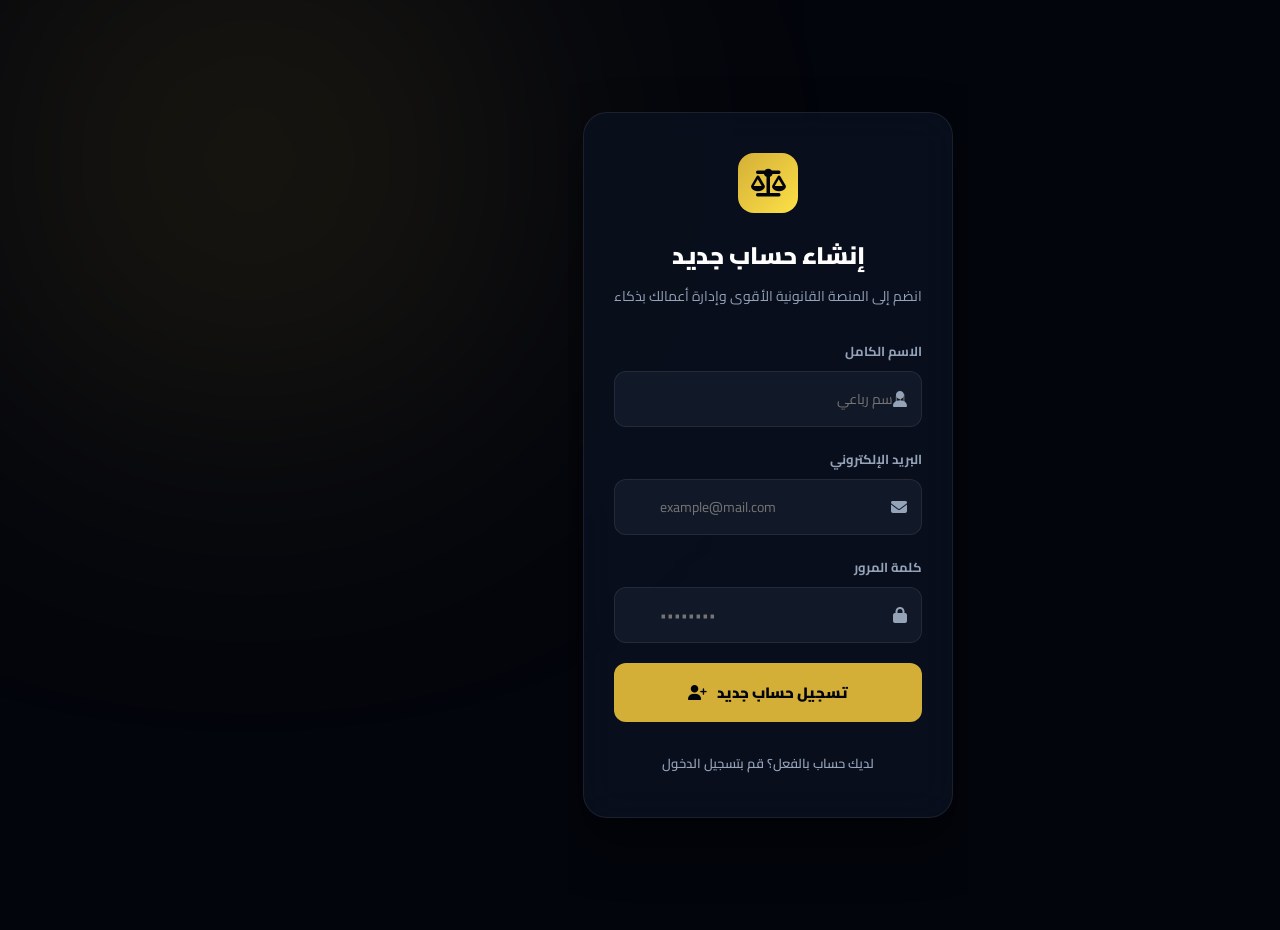
<file: login/register.html>
<!DOCTYPE html>
<html lang="ar" dir="rtl">
<head>
    <meta charset="UTF-8">
    <meta name="viewport" content="width=device-width, initial-scale=1.0, maximum-scale=1.0, user-scalable=no">
    <title>إنشاء حساب | النظام القانوني</title>
    <link rel="stylesheet" href="style.css">
    <link rel="stylesheet" href="https://cdnjs.cloudflare.com/ajax/libs/font-awesome/6.4.0/css/all.min.css">
    <link href="https://fonts.googleapis.com/css2?family=Cairo:wght@400;600;700;900&display=swap" rel="stylesheet">
</head>
<body>
    <div class="glow-bg glow-1"></div>
    
    <div class="auth-container" style="max-width: 480px;">
        <div class="auth-card">
            <div class="logo-area">
                <div class="logo-icon"><i class="fas fa-balance-scale"></i></div>
            </div>
            <h2>إنشاء حساب جديد</h2>
            <p class="subtitle">انضم إلى المنصة القانونية الأقوى وإدارة أعمالك بذكاء</p>

            <form action="../dashboard/dashboard.html" method="GET">
                <div class="input-group">
                    <label>الاسم الكامل</label>
                    <div class="input-wrapper">
                        <i class="fas fa-user"></i>
                        <input type="text" placeholder="الاسم رباعي" required>
                    </div>
                </div>

                <div class="input-group">
                    <label>البريد الإلكتروني</label>
                    <div class="input-wrapper">
                        <i class="fas fa-envelope"></i>
                        <input type="email" placeholder="example@mail.com" required dir="ltr">
                    </div>
                </div>
                
                <div class="input-group">
                    <label>كلمة المرور</label>
                    <div class="input-wrapper">
                        <i class="fas fa-lock"></i>
                        <input type="password" placeholder="••••••••" required dir="ltr">
                    </div>
                </div>

                <button type="submit" class="btn-submit">تسجيل حساب جديد <i class="fas fa-user-plus"></i></button>
            </form>
            
            <div class="back-home">
                <a href="index.html">لديك حساب بالفعل؟ قم بتسجيل الدخول</a>
            </div>
        </div>
    </div>
</body>
</html>
</file>
<file: style.css>
/* ================= المتغيرات الأساسية ================= */
:root {
    --bg-deep: #03050C; --bg-surface: #0A1120; --gold-primary: #D4AF37; --gold-light: #FDE047;
    --text-pure: #FFFFFF; --text-muted: #94A3B8; --glass-bg: rgba(255, 255, 255, 0.03); --glass-border: rgba(255, 255, 255, 0.08);
}
* { margin: 0; padding: 0; box-sizing: border-box; font-family: 'Cairo', sans-serif; }

/* 🚀 الحل الجذري لمنع الزووم وتظبيط الفيت */
html, body { 
    background-color: var(--bg-deep); color: var(--text-pure); 
    overflow-x: hidden !important; width: 100% !important; max-width: 100vw !important; scroll-behavior: smooth; 
}
img { max-width: 100%; height: auto; display: block; border-radius: 12px; }
.container { max-width: 1200px; margin: 0 auto; padding: 0 15px; width: 100%; }

/* ================= الشريط العلوي (معلومات التواصل) ================= */
.top-bar { background: #010205; padding: 8px 0; border-bottom: 1px solid var(--glass-border); font-size: 13px; color: var(--text-muted); }
.top-bar-inner { display: flex; justify-content: space-between; align-items: center; flex-wrap: wrap; gap: 10px; }
.contact-info { display: flex; gap: 15px; align-items: center; }
.contact-info a { color: var(--text-muted); text-decoration: none; transition: 0.3s; display: flex; align-items: center; gap: 5px; }
.contact-info a:hover { color: var(--gold-primary); }
.social-icons a { color: var(--text-muted); margin-right: 10px; transition: 0.3s; }
.social-icons a:hover { color: var(--gold-primary); }

/* ================= الهيدر الزجاجي الفخم ================= */
.glow-bg { position: absolute; border-radius: 50%; filter: blur(120px); z-index: -1; pointer-events: none; opacity: 0.4; }
.glow-1 { top: -10%; left: -10%; width: 500px; height: 500px; background: rgba(212, 175, 55, 0.2); }
.glow-2 { top: 40%; right: -10%; width: 600px; height: 600px; background: rgba(10, 17, 32, 0.8); }

.glass-header { position: sticky; top: 0; z-index: 1000; padding: 15px 0; border-bottom: 1px solid var(--glass-border); width: 100%; background: rgba(3, 5, 12, 0.95); backdrop-filter: blur(16px); }
.header-inner { display: flex; justify-content: space-between; align-items: center; width: 100%; }
.logo-area { display: flex; align-items: center; gap: 12px; }
.logo-icon { width: 45px; height: 45px; background: linear-gradient(135deg, var(--gold-primary), var(--gold-light)); color: var(--bg-deep); border-radius: 12px; display: flex; justify-content: center; align-items: center; font-size: 20px; }
.logo-text h1 { font-size: 18px; font-weight: 900; line-height: 1.2; color: var(--text-pure);}
.logo-text p { font-size: 11px; color: var(--gold-primary); font-weight: 700; }

.main-nav ul { list-style: none; display: flex; align-items: center; gap: 20px; }
.main-nav a { text-decoration: none; color: var(--text-muted); font-size: 15px; font-weight: 700; transition: 0.3s; }
.main-nav a:hover, .main-nav a.active { color: var(--gold-primary); }
.btn-nav-gold { padding: 8px 16px; border: 1px solid var(--gold-primary); border-radius: 8px; color: var(--gold-primary) !important; display: flex; align-items: center; gap: 8px; background: rgba(212, 175, 55, 0.05);}
.menu-toggle { display: none; background: transparent; border: 1px solid var(--gold-primary); color: var(--gold-primary); width: 40px; height: 40px; border-radius: 8px; cursor: pointer; font-size: 20px; }

/* ================= الهيرو (الرئيسية والداخلية) ================= */
.hero-section { padding: 120px 15px 100px; text-align: center; position: relative; z-index: 10; display: flex; align-items: center; width: 100%; min-height: 85vh;}
.hero-content { display: flex; flex-direction: column; align-items: center; width: 100%; }
.badge-premium { background: rgba(212, 175, 55, 0.1); border: 1px solid rgba(212, 175, 55, 0.3); color: var(--gold-primary); padding: 6px 16px; border-radius: 30px; font-size: 13px; font-weight: 800; margin-bottom: 25px; display: inline-flex; align-items: center; gap: 8px; }
.hero-title { font-size: 46px; font-weight: 900; line-height: 1.3; margin-bottom: 20px; }
.text-gradient { background: linear-gradient(to right, var(--gold-light), var(--gold-primary)); -webkit-background-clip: text; -webkit-text-fill-color: transparent; }
.hero-desc { font-size: 16px; color: var(--text-muted); line-height: 1.8; max-width: 700px; font-weight: 500; margin-bottom: 35px; }

.hero-btns { display: flex; gap: 15px; justify-content: center; flex-wrap: wrap; width: 100%; }
.btn-solid-gold { background: linear-gradient(135deg, var(--gold-primary), #B48E2D); color: var(--bg-deep) !important; padding: 14px 28px; border-radius: 12px; font-size: 15px; font-weight: 800; text-decoration: none; display: flex; align-items: center; gap: 8px; box-shadow: 0 5px 15px rgba(212, 175, 55, 0.2);}
.btn-glass { background: rgba(255,255,255,0.05); border: 1px solid var(--glass-border); color: var(--text-pure) !important; padding: 14px 28px; border-radius: 12px; font-size: 15px; font-weight: 800; text-decoration: none; display: flex; align-items: center; gap: 8px;}

/* الهيرو الداخلي (عن المكتب والخدمات) */
.inner-hero { padding: 80px 15px 40px; text-align: center; border-bottom: 1px solid var(--glass-border); width: 100%; margin-bottom: 40px;}
.inner-hero h1 { font-size: 36px; font-weight: 900; margin-bottom: 15px; color: var(--gold-primary); }
.inner-hero p { font-size: 16px; color: var(--text-muted); max-width: 600px; margin: 0 auto; line-height: 1.8; }

/* ================= الأقسام (الكروت الزجاجية الفخمة) ================= */
.section-padding { padding: 40px 0 80px; width: 100%; }
.services-grid { display: grid; grid-template-columns: repeat(auto-fit, minmax(280px, 1fr)); gap: 25px; width: 100%; }
.glass-card { background: var(--glass-bg); border: 1px solid var(--glass-border); border-radius: 20px; padding: 30px 20px; text-align: center; transition: 0.3s; width: 100%; box-shadow: 0 10px 30px rgba(0,0,0,0.2);}
.glass-card:hover { transform: translateY(-5px); border-color: var(--gold-primary); background: rgba(212, 175, 55, 0.02); }
.card-icon { width: 70px; height: 70px; background: var(--bg-surface); border: 1px solid rgba(212, 175, 55, 0.3); border-radius: 16px; display: flex; justify-content: center; align-items: center; font-size: 28px; color: var(--gold-primary); margin: 0 auto 20px; box-shadow: inset 0 0 10px rgba(212, 175, 55, 0.1);}
.glass-card h3 { font-size: 20px; font-weight: 900; margin-bottom: 12px; color: var(--text-pure); }
.glass-card p { font-size: 14px; color: var(--text-muted); line-height: 1.7; }

/* ================= عن المكتب ================= */
.about-grid { display: grid; grid-template-columns: 1fr 1fr; gap: 40px; align-items: center; width: 100%; }
.about-content h2 { font-size: 28px; font-weight: 900; margin-bottom: 15px; color: var(--gold-primary); line-height: 1.4; }
.about-content p { font-size: 15px; color: var(--text-muted); line-height: 1.8; margin-bottom: 25px; }
.premium-checklist { list-style: none; display: flex; flex-direction: column; gap: 12px; }
.premium-checklist li { font-size: 15px; font-weight: 700; color: var(--text-pure); display: flex; align-items: center; gap: 10px; }
.premium-checklist li i { color: var(--gold-primary); font-size: 18px; }
.about-image-card { background: var(--bg-surface); padding: 10px; border-radius: 24px; border: 1px solid var(--glass-border); width: 100%; }
.about-image-card img { width: 100%; border-radius: 16px; display: block; }

/* ================= الفوتر (الماركتينج) ================= */
.premium-footer { border-top: 1px solid var(--glass-border); padding: 40px 15px 20px; background: rgba(3, 5, 12, 0.98); width: 100%; }
.footer-grid { display: grid; grid-template-columns: repeat(auto-fit, minmax(250px, 1fr)); gap: 30px; margin-bottom: 30px; }
.footer-col h3 { color: var(--text-pure); font-size: 18px; margin-bottom: 15px; font-weight: 900; }
.footer-col p, .footer-col a { color: var(--text-muted); font-size: 14px; text-decoration: none; line-height: 1.8; display: block; margin-bottom: 8px;}
.footer-col a:hover { color: var(--gold-primary); }
.footer-col i { color: var(--gold-primary); margin-left: 8px; width: 20px; text-align: center;}
.dev-marketing { text-align: center; border-top: 1px solid var(--glass-border); padding-top: 20px; }
.dev-contact { display: inline-flex; align-items: center; gap: 8px; color: var(--gold-primary); text-decoration: none; font-size: 15px; font-weight: 900; background: rgba(212, 175, 55, 0.1); padding: 12px 24px; border-radius: 30px; border: 1px solid rgba(212, 175, 55, 0.3); transition: 0.3s;}
.dev-contact:hover { background: var(--gold-primary); color: var(--bg-deep); }

/* ================= تظبيط الموبايل (Responsive) ================= */
@media (max-width: 991px) {
    .menu-toggle { display: flex; justify-content: center; align-items: center; }
    .main-nav ul { 
        display: flex; flex-direction: column; position: absolute; top: 100%; left: 0; right: 0; 
        background: rgba(3, 5, 12, 0.98); padding: 20px; border-bottom: 1px solid var(--gold-primary); 
        gap: 15px; transform: translateY(-150%); transition: 0.4s ease-in-out; opacity: 0; visibility: hidden; z-index: -1;
    }
    .main-nav ul.active { transform: translateY(0); opacity: 1; visibility: visible; z-index: 999; }
    .main-nav a { font-size: 16px; padding: 10px; display: block; text-align: center; }
    .btn-nav-gold { justify-content: center; margin-top: 10px; width: 100%; }
    .about-grid { grid-template-columns: 1fr; }
    .top-bar-inner { justify-content: center; flex-direction: column; }
}
@media (max-width: 768px) {
    .hero-title { font-size: 32px; }
    .hero-desc { font-size: 14px; }
    .hero-btns { flex-direction: column; width: 100%; }
    .btn-solid-gold, .btn-glass { width: 100%; justify-content: center; }
    .services-grid { grid-template-columns: 1fr; }
}
</file>
<file: frontend/login/style.css>
:root {
    --bg-deep: #03050C; --surface: #0A1120; --surface-light: #111827; 
    --border: rgba(255,255,255,0.08); --gold: #D4AF37; --text-pure: #ffffff; --text-muted: #94A3B8;
}
* { margin: 0; padding: 0; box-sizing: border-box; font-family: 'Cairo', sans-serif; }
html, body { background: var(--bg-deep); color: var(--text-pure); min-height: 100vh; display: flex; align-items: center; justify-content: center; overflow: hidden; padding: 15px; }

.glow-bg { position: absolute; width: 500px; height: 500px; background: rgba(212, 175, 55, 0.15); filter: blur(150px); border-radius: 50%; top: -10%; left: -10%; z-index: 0; pointer-events: none; }

.auth-container { width: 100%; max-width: 420px; z-index: 10; }
.auth-card { background: rgba(10, 17, 32, 0.8); backdrop-filter: blur(20px); border: 1px solid var(--border); border-radius: 24px; padding: 40px 30px; box-shadow: 0 25px 50px rgba(0,0,0,0.5); }

.logo-area { display: flex; justify-content: center; margin-bottom: 20px; }
.logo-icon { width: 60px; height: 60px; background: linear-gradient(135deg, var(--gold), #FDE047); color: var(--bg-deep); border-radius: 16px; display: flex; align-items: center; justify-content: center; font-size: 28px; }
.auth-card h2 { text-align: center; font-size: 24px; font-weight: 900; margin-bottom: 5px; }
.subtitle { text-align: center; color: var(--text-muted); font-size: 14px; margin-bottom: 30px; }

.input-group { margin-bottom: 20px; }
.input-group label { display: block; font-size: 13px; font-weight: 700; color: var(--text-muted); margin-bottom: 8px; }
.input-wrapper { position: relative; display: flex; align-items: center; }
.input-wrapper i { position: absolute; right: 15px; color: var(--text-muted); }
.input-wrapper input { width: 100%; padding: 14px 15px 14px 45px; background: var(--surface-light); border: 1px solid var(--border); border-radius: 12px; color: var(--text-pure); font-size: 14px; outline: none; transition: 0.3s; }
.input-wrapper input:focus { border-color: var(--gold); background: rgba(255,255,255,0.05); }

.options { display: flex; justify-content: space-between; align-items: center; margin-bottom: 30px; font-size: 13px; }
.checkbox-container { display: flex; align-items: center; gap: 8px; cursor: pointer; color: var(--text-muted); }
.checkbox-container input { display: none; }
.checkmark { width: 18px; height: 18px; border: 1px solid var(--border); border-radius: 4px; display: flex; align-items: center; justify-content: center; background: var(--surface-light); }
.checkbox-container input:checked ~ .checkmark { background: var(--gold); border-color: var(--gold); }
.checkbox-container input:checked ~ .checkmark::after { content: '\f00c'; font-family: 'Font Awesome 5 Free'; font-weight: 900; font-size: 10px; color: var(--bg-deep); }
.forgot-link { color: var(--gold); text-decoration: none; font-weight: 700; }

.btn-submit { width: 100%; padding: 15px; background: var(--gold); color: var(--bg-deep); border: none; border-radius: 12px; font-size: 15px; font-weight: 900; cursor: pointer; display: flex; align-items: center; justify-content: center; gap: 10px; transition: 0.3s; }
.btn-submit:hover { background: #FDE047; transform: translateY(-2px); }

.back-home { text-align: center; margin-top: 25px; }
.back-home a { color: var(--text-muted); text-decoration: none; font-size: 13px; font-weight: 600; display: inline-flex; align-items: center; gap: 5px; transition: 0.3s; }
.back-home a:hover { color: var(--text-pure); }
</file>
<file: dashboard/dashboard.css>
/* =========================================================
   🚀 نِظام التنسيق الموحد للشاشات ولوحات التحكم المتطورة (SaaS)
   ========================================================= */

:root {
    --bg-app: #03050C; 
    --bg-surface: #0A1120; 
    --bg-card: #111827;
    --border: rgba(255, 255, 255, 0.08); 
    --border-hover: rgba(212, 175, 55, 0.3);
    --text-main: #FFFFFF; 
    --text-muted: #94A3B8;
    --gold: #D4AF37; 
    --gold-light: #FDE047; 
    --blue: #3B82F6; 
    --green: #10B981; 
    --red: #EF4444;
    --orange: #F59E0B;
}

/* 🚀 منع الزووم وإصلاح التجاوب (Fit) بشكل صارم */
* { margin: 0; padding: 0; box-sizing: border-box; font-family: 'Cairo', sans-serif; }
html, body { 
    width: 100% !important; 
    max-width: 100vw !important; 
    overflow-x: hidden !important; 
    background: var(--bg-app); 
    color: var(--text-main); 
    -webkit-text-size-adjust: 100%; 
}

.dashboard-layout { display: flex; width: 100%; min-height: 100vh; overflow: hidden; position: relative; }

/* ================= القائمة الجانبية الموحدة (Sidebar) ================= */
.sidebar { 
    width: 260px; 
    background: var(--bg-surface); 
    border-left: 1px solid var(--border); 
    display: flex; 
    flex-direction: column; 
    position: fixed; 
    right: 0; 
    top: 0; 
    bottom: 0; 
    z-index: 1000; 
    transition: transform 0.3s ease; 
}
.sidebar-header { padding: 25px 20px; display: flex; align-items: center; gap: 12px; border-bottom: 1px solid var(--border); }
.sidebar-header .logo-icon { width: 40px; height: 40px; background: linear-gradient(135deg, var(--gold), var(--gold-light)); color: var(--bg-app); border-radius: 10px; display: flex; justify-content: center; align-items: center; font-size: 18px; }
.sidebar-header h2 { font-size: 16px; font-weight: 900; }
.sidebar-header p { font-size: 11px; color: var(--gold); font-weight: 700; }

.sidebar-menu { flex: 1; overflow-y: auto; padding: 20px 15px; }
.menu-label { font-size: 11px; color: var(--text-muted); font-weight: 800; margin: 15px 10px 10px; opacity: 0.6; text-transform: uppercase; }
.menu-item { display: flex; align-items: center; gap: 12px; padding: 12px 15px; color: var(--text-muted); text-decoration: none; border-radius: 12px; font-size: 14px; font-weight: 700; transition: 0.3s; margin-bottom: 5px; border: 1px solid transparent; }
.menu-item i { font-size: 16px; width: 20px; text-align: center; }
.menu-item:hover, .menu-item.active { background: rgba(212, 175, 55, 0.08); color: var(--gold); border-color: var(--border-hover); }

.sidebar-footer { padding: 20px 15px; border-top: 1px solid var(--border); }
.logout-btn { display: flex; align-items: center; gap: 10px; color: #FCA5A5; text-decoration: none; padding: 12px 15px; font-size: 14px; font-weight: 700; border-radius: 12px; transition: 0.3s; }
.logout-btn:hover { background: rgba(239, 68, 68, 0.1); }

/* ================= الهيكل البنائي ومساحة المحتوى ================= */
.main-content { flex: 1; margin-right: 260px; width: calc(100% - 260px); display: flex; flex-direction: column; transition: 0.3s; }

/* إصلاح اتجاهات الهيدر العلوي (التوب بار) لمنع التداخل */
.top-bar { 
    height: 75px; 
    background: rgba(10, 17, 32, 0.8); 
    backdrop-filter: blur(10px); 
    border-bottom: 1px solid var(--border); 
    display: flex; 
    justify-content: space-between; 
    align-items: center; 
    padding: 0 30px; 
    position: sticky; 
    top: 0; 
    z-index: 100; 
    direction: rtl; 
}
.top-bar-right { display: flex; align-items: center; gap: 15px; }
.top-bar-left { display: flex; align-items: center; gap: 15px; margin-right: auto; }

.menu-toggle { display: none; background: transparent; border: 1px solid var(--border); color: var(--text-main); width: 40px; height: 40px; border-radius: 8px; font-size: 18px; cursor: pointer; }
.search-box { position: relative; width: 300px; }
.search-box i { position: absolute; right: 15px; top: 50%; transform: translateY(-50%); color: var(--text-muted); }
.search-box input { width: 100%; padding: 10px 15px 10px 40px; background: var(--bg-card); border: 1px solid var(--border); border-radius: 10px; color: var(--text-main); outline: none; font-size: 13px; font-family: 'Cairo'; }

.notification-btn { background: var(--bg-card); border: 1px solid var(--border); color: var(--text-main); width: 40px; height: 40px; border-radius: 10px; position: relative; cursor: pointer; }
.notification-btn .badge { position: absolute; top: -5px; right: -5px; background: var(--red); color: white; font-size: 10px; width: 18px; height: 18px; display: flex; justify-content: center; align-items: center; border-radius: 50%; }

.user-profile { display: flex; align-items: center; gap: 12px; border-left: 1px solid var(--border); padding-left: 15px; }
.user-profile .avatar { width: 40px; height: 40px; background: linear-gradient(135deg, var(--gold), #B48E2D); color: var(--bg-app); border-radius: 10px; display: flex; justify-content: center; align-items: center; font-size: 18px; }
.info h4 { font-size: 14px; font-weight: 800; }
.info p { font-size: 11px; color: var(--text-muted); font-weight: 600; }

.page-content { padding: 30px; width: 100%; }
.welcome-section { display: flex; justify-content: space-between; align-items: center; margin-bottom: 30px; flex-wrap: wrap; gap: 15px; width: 100%; }
.page-title { font-size: 24px; font-weight: 900; }
.page-desc { font-size: 14px; color: var(--text-muted); margin-top: 4px; }
.btn-primary { background: linear-gradient(135deg, var(--gold), #B48E2D); color: var(--bg-app); border: none; padding: 12px 24px; border-radius: 10px; font-size: 14px; font-weight: 800; display: inline-flex; align-items: center; gap: 8px; cursor: pointer; transition: 0.3s; text-decoration: none; }
.btn-primary:hover { background: #FDE047; transform: translateY(-2px); }

/* ================= كروت الإحصائيات الفخمة ================= */
.stats-grid { display: grid; grid-template-columns: repeat(auto-fit, minmax(240px, 1fr)); gap: 20px; margin-bottom: 30px; width: 100%; }
.stat-card { background: var(--bg-card); border: 1px solid var(--border); border-radius: 20px; padding: 25px; box-shadow: 0 4px 20px rgba(0,0,0,0.2); display: flex; flex-direction: column; gap: 15px; }
.stat-card-header { display: flex; justify-content: space-between; align-items: center; }
.stat-icon { width: 48px; height: 48px; border-radius: 12px; display: flex; justify-content: center; align-items: center; font-size: 20px; }
.stat-icon.bg-blue { background: rgba(59, 130, 246, 0.1); color: var(--blue); }
.stat-icon.bg-gold { background: rgba(212, 175, 55, 0.1); color: var(--gold); }
.stat-icon.bg-red { background: rgba(239, 68, 68, 0.1); color: var(--red); }
.stat-icon.bg-green { background: rgba(16, 185, 129, 0.1); color: var(--green); }
.stat-info p { font-size: 13px; color: var(--text-muted); font-weight: 600; }
.stat-info h3 { font-size: 28px; font-weight: 900; margin-top: 5px; }
.trend { font-size: 12px; font-weight: 700; padding: 4px 10px; border-radius: 8px; }
.trend.up { background: rgba(16, 185, 129, 0.1); color: var(--green); }
.trend.neutral { background: rgba(255,255,255,0.05); color: var(--text-muted); }

/* ================= الـ Grid المعدل لمنع تداخل اللوحات ================= */
.content-grid-saas { 
    display: grid; 
    grid-template-columns: 2fr 1fr; 
    gap: 25px; 
    width: 100%;
    align-items: start;
}

.premium-panel { background: var(--bg-card); border: 1px solid var(--border); border-radius: 24px; padding: 25px; box-shadow: 0 10px 30px rgba(0,0,0,0.3); width: 100%; overflow: hidden; margin-bottom: 20px; }
.panel-header-row { display: flex; justify-content: space-between; align-items: center; border-bottom: 1px solid var(--border); padding-bottom: 18px; margin-bottom: 20px; flex-wrap: wrap; gap: 15px; }
.panel-header-row h3 { font-size: 16px; font-weight: 800; }
.view-all { color: var(--gold); font-size: 12px; font-weight: 700; text-decoration: none; }
.custom-select-saas { padding: 10px 15px; border: 1px solid var(--border); border-radius: 10px; font-family: 'Cairo'; outline: none; background: var(--bg-surface); color: white; font-weight: 700; font-size: 13px; }

/* ================= الأجندة وقائمة المهام ================= */
.agenda-item { display: flex; align-items: center; justify-content: space-between; padding: 15px; background: var(--bg-surface); border: 1px solid var(--border); border-radius: 12px; margin-bottom: 12px; }
.agenda-date { background: var(--bg-card); border: 1px solid var(--border); border-radius: 10px; width: 50px; height: 50px; display: flex; flex-direction: column; justify-content: center; align-items: center; text-align: center; }
.agenda-date span { font-size: 16px; font-weight: 900; line-height:1; }
.agenda-date small { font-size: 10px; color: var(--gold); }

/* ================= الجداول والكروت الشبكية ================= */
.table-scroll-wrapper { width: 100%; overflow-x: auto; -webkit-overflow-scrolling: touch; }
.saas-table { width: 100%; border-collapse: collapse; text-align: right; min-width: 750px; }
.saas-table th { background: var(--bg-surface); padding: 16px 20px; font-size: 13px; color: var(--text-muted); font-weight: 700; border-radius: 8px; }
.saas-table td { padding: 18px 20px; font-size: 14px; border-bottom: 1px solid var(--border); color: var(--text-main); vertical-align: middle; }
.badge-saas { padding: 6px 12px; border-radius: 8px; font-size: 12px; font-weight: 800; display: inline-block; }
.badge-saas.active { background: rgba(16, 185, 129, 0.1); color: var(--green); }
.badge-saas.delayed { background: rgba(245, 158, 11, 0.1); color: var(--orange); }
.badge-saas.urgent { background: rgba(239, 68, 68, 0.1); color: var(--red); }
.action-icon-btn { background: var(--bg-surface); border: 1px solid var(--border); border-radius: 8px; width: 35px; height: 35px; cursor: pointer; color: var(--text-main); display: inline-flex; justify-content: center; align-items: center; margin-left: 5px; transition: 0.3s; }

.saas-grid-layout { display: grid; grid-template-columns: repeat(auto-fill, minmax(300px, 1fr)); gap: 25px; width: 100%; }
.saas-card-item { background: var(--bg-card); border: 1px solid var(--border); border-radius: 20px; padding: 25px; position: relative; overflow: hidden; display: flex; flex-direction: column; gap: 15px; box-shadow: 0 4px 20px rgba(0,0,0,0.2); }

/* ================= الأرشيف الرقمي ================= */
.folders-grid { display: grid; grid-template-columns: repeat(auto-fit, minmax(200px, 1fr)); gap: 20px; margin-bottom: 30px; }
.folder-card { background: var(--bg-card); border: 1px solid var(--border); border-radius: 20px; padding: 25px; text-align: center; cursor: pointer; transition: 0.3s; }
.folder-card:hover { border-color: var(--gold); transform: translateY(-3px); }
.folder-card i { font-size: 40px; margin-bottom: 15px; }

/* ================= 📊 هيكل نظام الشات المطور والشبكة المتكاملة ================= */
.chat-saas-layout { display: grid; grid-template-columns: 280px 1fr; gap: 25px; height: calc(100vh - 150px); min-height: 550px; width: 100%; }
.chat-sidebar-panel { background: var(--bg-card); border: 1px solid var(--border); border-radius: 20px; display: flex; flex-direction: column; overflow: hidden; }
.chat-tabs-nav { display: flex; background: var(--bg-surface); border-bottom: 1px solid var(--border); }
.chat-tab-btn { flex: 1; padding: 15px; border: none; background: transparent; color: var(--text-muted); font-weight: 800; font-size: 13px; cursor: pointer; text-align: center; transition: 0.3s; border-bottom: 2px solid transparent; }
.chat-tab-btn.active { color: var(--gold); border-bottom-color: var(--gold); background: rgba(212, 175, 55, 0.02); }

.chat-users-list { flex: 1; overflow-y: auto; padding: 15px 10px; display: none; }
.chat-users-list.active { display: block; }
.chat-user-item-row { display: flex; align-items: center; gap: 12px; padding: 12px; border-radius: 12px; cursor: pointer; transition: 0.3s; margin-bottom: 5px; border: 1px solid transparent; }
.chat-user-item-row:hover, .chat-user-item-row.active { background: rgba(212,175,55,0.06); border-color: rgba(212,175,55,0.2); }
.avatar-box { width: 40px; height: 40px; background: var(--bg-surface); color: var(--gold); border-radius: 10px; display: flex; align-items: center; justify-content: center; font-weight: 900; border: 1px solid var(--border); }
.user-status-dot { width: 8px; height: 8px; background: var(--text-muted); border-radius: 50%; margin-right: auto; }
.user-status-dot.online { background: var(--green); box-shadow: 0 0 8px var(--green); }

.chat-main-window-box { background: var(--bg-card); border: 1px solid var(--border); border-radius: 20px; display: flex; flex-direction: column; overflow: hidden; }
.chat-window-header { padding: 18px 25px; background: var(--bg-surface); border-bottom: 1px solid var(--border); display: flex; justify-content: space-between; align-items: center; }
.chat-window-messages-area { flex: 1; padding: 25px; overflow-y: auto; display: flex; flex-direction: column; gap: 18px; }
.chat-msg-row { display: flex; flex-direction: column; max-width: 75%; gap: 4px; }
.chat-msg-row.incoming { align-self: flex-start; }
.chat-msg-row.outgoing { align-self: flex-end; align-items: flex-end; }
.chat-msg-bubble { padding: 12px 18px; border-radius: 16px; font-size: 14px; line-height: 1.5; }
.incoming .chat-msg-bubble { background: var(--bg-surface); border: 1px solid var(--border); border-bottom-right-radius: 4px; }
.outgoing .chat-msg-bubble { background: var(--gold); color: var(--bg-app); border-bottom-left-radius: 4px; font-weight: 700; }
.chat-msg-time { font-size: 10px; color: var(--text-muted); padding: 0 5px; }

.chat-window-input-bar { padding: 18px 25px; background: var(--bg-surface); border-top: 1px solid var(--border); display: flex; gap: 15px; align-items: center; }
.chat-window-input-bar input { flex: 1; background: var(--bg-card); border: 1px solid var(--border); padding: 14px 20px; border-radius: 12px; color: white; outline: none; font-size: 14px; font-family: 'Cairo'; }

/* ================= 🛠️ النوافذ المنبثقة (Modals) ================= */
.modal-saas-overlay { position: fixed; inset: 0; background: rgba(3, 5, 12, 0.85); backdrop-filter: blur(6px); display: flex; justify-content: center; align-items: center; z-index: 5000; opacity: 0; visibility: hidden; transition: 0.3s; }
.modal-saas-overlay.active { opacity: 1; visibility: visible; }
.modal-saas-card { background: var(--bg-card); border: 1px solid var(--border); width: 90%; max-width: 520px; border-radius: 24px; padding: 25px; box-shadow: 0 20px 40px rgba(0,0,0,0.2); transform: translateY(20px); transition: 0.3s; }
.modal-saas-overlay.active .modal-saas-card { transform: translateY(0); }
.modal-saas-header { display: flex; justify-content: space-between; align-items: center; border-bottom: 1px solid var(--border); padding-bottom: 15px; margin-bottom: 20px; }
.modal-saas-close { background: var(--bg-surface); border: 1px solid var(--border); color: var(--text-muted); width: 32px; height: 35px; border-radius: 8px; cursor: pointer; display: flex; justify-content: center; align-items: center; }
.form-group-saas { margin-bottom: 18px; display: flex; flex-direction: column; gap: 8px; }
.form-group-saas label { font-size: 13px; font-weight: 700; color: var(--text-muted); }
.form-group-saas input, .form-group-saas select, .form-group-saas textarea { width: 100%; padding: 12px 15px; background: var(--bg-surface); border: 1px solid var(--border); border-radius: 10px; color: white; outline: none; font-family: 'Cairo'; font-size: 14px; }
.form-group-row { display: grid; grid-template-columns: 1fr 1fr; gap: 15px; }
.modal-buttons-footer { display: flex; justify-content: flex-end; gap: 12px; margin-top: 25px; }
.btn-secondary-link { background: transparent; border: 1px solid var(--border); color: var(--text-main); padding: 12px 24px; border-radius: 10px; font-weight: 700; cursor: pointer; }

/* ================= 📱 الاستجابة التامة للموبايل الصارم ================= */
@media (max-width: 1024px) {
    .sidebar { transform: translateX(100%); visibility: hidden; transition: transform 0.3s ease, visibility 0s 0.3s; }
    .sidebar.active { transform: translateX(0); visibility: visible; transition: transform 0.3s ease, visibility 0s; }
    .main-content { margin-right: 0 !important; width: 100% !important; }
    .menu-toggle { display: block; }
    .search-box { display: none; }
    .md-hidden { display: none; }
}
@media (max-width: 991px) {
    .content-grid-saas { grid-template-columns: 1fr; gap: 20px; }
}
@media (max-width: 768px) {
    .page-content { padding: 15px; }
    .top-bar { padding: 0 15px; }
    .welcome-section { flex-direction: column; align-items: flex-start; }
    .btn-primary { width: 100%; justify-content: center; }
    .chat-saas-layout { grid-template-columns: 1fr; height: auto; }
    .chat-sidebar-panel { height: 250px; }
    .chat-main-window-box { height: 480px; }
    .form-group-row { grid-template-columns: 1fr; gap: 0; }
}
</file>
<file: finances/finances.css>
:root { --navy-dark: #0A0F1C; --navy-light: #151E32; --gold: #D4AF37; --gold-light: #FDF8E7; --bg-main: #F4F7FE; --card-bg: #FFFFFF; --text-primary: #1E293B; --text-secondary: #64748B; --border-color: #E2E8F0; --blue: #3B82F6; --orange: #F59E0B; --green: #10B981; --red: #EF4444; --shadow-sm: 0 2px 8px rgba(0,0,0,0.02); --shadow-md: 0 8px 24px rgba(10, 15, 28, 0.04); }
* { margin: 0; padding: 0; box-sizing: border-box; font-family: 'Cairo', sans-serif; }
html, body { overflow-x: hidden; width: 100%; background-color: var(--bg-main); color: var(--text-primary); -webkit-text-size-adjust: 100%; margin: 0; padding: 0; }
.text-gold { color: var(--gold); } .text-blue { color: var(--blue); } .text-orange { color: var(--orange); } .text-green { color: var(--green); } .text-red { color: var(--red); }
.app-layout { display: flex; min-height: 100vh; width: 100%; position: relative;}
.sidebar { width: 280px; background-color: var(--navy-dark); color: white; display: flex; flex-direction: column; position: fixed; right: 0; top: 0; bottom: 0; z-index: 1000; box-shadow: 4px 0 20px rgba(0,0,0,0.1); transition: transform 0.4s ease, visibility 0s; }
.sidebar-brand { padding: 25px 20px; display: flex; align-items: center; gap: 15px; border-bottom: 1px solid rgba(255,255,255,0.05); margin-bottom: 15px; }
.brand-icon { width: 45px; height: 45px; background: linear-gradient(135deg, var(--gold), #FCD34D); color: var(--navy-dark); border-radius: 12px; display: flex; justify-content: center; align-items: center; font-size: 20px;}
.brand-text h3 { font-size: 16px; } .brand-text p { font-size: 11px; color: var(--gold); }
.sidebar-nav { flex: 1; overflow-y: auto; padding: 0 15px; } .sidebar-nav ul { list-style: none; }
.sidebar-nav a { display: flex; align-items: center; gap: 12px; padding: 14px 15px; color: #94A3B8; text-decoration: none; border-radius: 12px; font-weight: 600; margin-bottom: 5px; }
.sidebar-nav li.active a { color: var(--navy-dark); background: var(--gold); }
.sidebar-footer { padding: 20px 15px; border-top: 1px solid rgba(255,255,255,0.05); }
.main-wrapper { flex: 1; margin-right: 280px; display: flex; flex-direction: column; min-height: 100vh; width: calc(100% - 280px); transition: margin-right 0.4s ease, width 0.4s ease; }
.topbar { height: 80px; background: var(--card-bg); display: flex; justify-content: space-between; align-items: center; padding: 0 30px; box-shadow: var(--shadow-sm); position: sticky; top: 0; z-index: 40; }
.topbar-right { display: flex; align-items: center; gap: 20px; flex: 1; }
.menu-toggle { background: none; border: none; font-size: 22px; color: var(--text-primary); cursor: pointer; display: none; }
.search-bar { position: relative; width: 100%; max-width: 400px; }
.search-bar input { width: 100%; padding: 12px 40px 12px 15px; background: var(--bg-main); border: 1px solid transparent; border-radius: 12px; font-size: 14px; outline: none; }
.search-bar i { position: absolute; right: 15px; top: 50%; transform: translateY(-50%); color: var(--text-secondary); }
.topbar-left { display: flex; align-items: center; gap: 20px; }
.user-profile { display: flex; align-items: center; gap: 12px; }
.avatar { width: 42px; height: 42px; background: var(--navy-dark); color: var(--gold); border-radius: 12px; display: flex; justify-content: center; align-items: center; font-weight: 800;}
.content-container { padding: 30px; max-width: 1400px; margin: 0 auto; width: 100%; }
.page-header { display: flex; justify-content: space-between; align-items: flex-end; margin-bottom: 30px; }
.header-titles h1 { font-size: 26px; font-weight: 900; color: var(--navy-dark); margin-bottom: 5px; }
.btn-gold { background: linear-gradient(135deg, var(--gold), #B48E2D); color: var(--navy-dark); padding: 14px 24px; border-radius: 12px; font-weight: 800; border: none; cursor: pointer; display: inline-flex; align-items: center; gap: 8px;}
.modal-overlay { position: fixed; inset: 0; background: rgba(10, 15, 28, 0.7); display: flex; justify-content: center; align-items: center; z-index: 2000; opacity: 0; visibility: hidden; }
.modal-overlay.active { opacity: 1; visibility: visible; }
.modal-card { background: var(--card-bg); width: 90%; max-width: 550px; border-radius: 24px; max-height: 90vh; overflow-y: auto; }
.modal-header { padding: 25px; border-bottom: 1px solid var(--border-color); display: flex; justify-content: space-between; align-items: center; }
.modal-header h2 { font-size: 20px; font-weight: 900; }
.close-btn { background: var(--bg-main); width: 35px; height: 35px; border-radius: 10px; border: none; cursor: pointer; font-size: 18px; color: var(--text-secondary); display: none;} 
.modal-close-btn { background: var(--bg-main); width: 35px; height: 35px; border-radius: 10px; border: none; cursor: pointer; font-size: 16px; color: var(--text-secondary); }
.modal-body { padding: 25px; }
.form-group { margin-bottom: 20px; } .form-row { display: flex; gap: 20px; }
.form-group label { display: block; font-weight: 700; margin-bottom: 8px; }
.form-group input, .custom-select { width: 100%; padding: 14px 15px; border: 1px solid var(--border-color); border-radius: 12px; font-family: 'Cairo'; background: var(--bg-main); }
.modal-footer { display: flex; justify-content: flex-end; gap: 12px; margin-top: 30px; }
.btn-outline { background: white; border: 1px solid var(--border-color); padding: 14px 24px; border-radius: 12px; font-weight: 800; cursor: pointer; }

/* الخاصة بالماليات */
.stats-grid { display: grid; grid-template-columns: repeat(auto-fit, minmax(280px, 1fr)); gap: 25px; margin-bottom: 40px; }
.stat-card { background: var(--card-bg); padding: 25px; border-radius: 20px; box-shadow: var(--shadow-md); border: 1px solid rgba(0,0,0,0.02); display: flex; gap: 20px; align-items: center; }
.premium-stat { background: var(--navy-dark); color: white; border: none; position: relative; overflow: hidden; }
.stat-icon-wrapper { width: 60px; height: 60px; border-radius: 16px; display: flex; justify-content: center; align-items: center; font-size: 24px; flex-shrink: 0; background: var(--bg-main);}
.premium-stat .stat-icon-wrapper { background: rgba(255,255,255,0.1); color: var(--gold); }
.stat-details p { font-size: 14px; color: var(--text-secondary); font-weight: 600; margin-bottom: 4px; }
.premium-stat .stat-details p { color: #CBD5E1; }
.stat-details h3 { font-size: 30px; font-weight: 900; color: var(--navy-dark); }
.premium-stat .stat-details h3 { color: white; }
.premium-box { background: var(--card-bg); border-radius: 24px; box-shadow: var(--shadow-md); border: 1px solid rgba(0,0,0,0.02); overflow: hidden; padding: 25px;}
.box-header { display: flex; justify-content: space-between; align-items: center; margin-bottom: 25px; flex-wrap: wrap; gap: 15px;}
.box-header h2 { font-size: 20px; font-weight: 900; color: var(--navy-dark); }
.table-responsive { width: 100%; overflow-x: auto; -webkit-overflow-scrolling: touch; }
.premium-table { width: 100%; border-collapse: collapse; text-align: right; min-width: 600px; }
.premium-table th { background: var(--bg-main); padding: 16px 20px; font-size: 13px; color: var(--text-secondary); font-weight: 700; border-radius: 8px; }
.premium-table td { padding: 18px 20px; font-size: 14px; border-bottom: 1px solid var(--border-color); color: var(--text-primary); }
.badge { padding: 6px 12px; border-radius: 8px; font-size: 12px; font-weight: 800; }
.badge-active { background: #ECFDF5; color: #10B981; }

@media (max-width: 1024px) {
    .sidebar { transform: translateX(100%); visibility: hidden; transition: transform 0.3s ease, visibility 0s 0.3s; }
    .sidebar.active { transform: translateX(0); visibility: visible; transition: transform 0.3s ease, visibility 0s; }
    .main-wrapper { margin-right: 0; width: 100%; }
    .menu-toggle, .close-btn { display: block; }
    .topbar-right .search-bar { display: none; }
}
@media (max-width: 768px) {
    .content-container { padding: 15px; }
    .page-header { flex-direction: column; align-items: flex-start; gap: 15px; }
    .btn-gold { width: 100%; justify-content: center; }
    .stats-grid { display: flex; flex-direction: column; gap: 15px; }
    .form-row { flex-direction: column; gap: 0; }
}
</file>
<file: login/style.css>
:root {
    --bg-deep: #03050C; --surface: #0A1120; --surface-light: #111827; 
    --border: rgba(255,255,255,0.08); --gold: #D4AF37; --text-pure: #ffffff; --text-muted: #94A3B8;
}
* { margin: 0; padding: 0; box-sizing: border-box; font-family: 'Cairo', sans-serif; }
html, body { background: var(--bg-deep); color: var(--text-pure); min-height: 100vh; display: flex; align-items: center; justify-content: center; overflow: hidden; padding: 15px; }

.glow-bg { position: absolute; width: 500px; height: 500px; background: rgba(212, 175, 55, 0.15); filter: blur(150px); border-radius: 50%; top: -10%; left: -10%; z-index: 0; pointer-events: none; }

.auth-container { width: 100%; max-width: 420px; z-index: 10; }
.auth-card { background: rgba(10, 17, 32, 0.8); backdrop-filter: blur(20px); border: 1px solid var(--border); border-radius: 24px; padding: 40px 30px; box-shadow: 0 25px 50px rgba(0,0,0,0.5); }

.logo-area { display: flex; justify-content: center; margin-bottom: 20px; }
.logo-icon { width: 60px; height: 60px; background: linear-gradient(135deg, var(--gold), #FDE047); color: var(--bg-deep); border-radius: 16px; display: flex; align-items: center; justify-content: center; font-size: 28px; }
.auth-card h2 { text-align: center; font-size: 24px; font-weight: 900; margin-bottom: 5px; }
.subtitle { text-align: center; color: var(--text-muted); font-size: 14px; margin-bottom: 30px; }

.input-group { margin-bottom: 20px; }
.input-group label { display: block; font-size: 13px; font-weight: 700; color: var(--text-muted); margin-bottom: 8px; }
.input-wrapper { position: relative; display: flex; align-items: center; }
.input-wrapper i { position: absolute; right: 15px; color: var(--text-muted); }
.input-wrapper input { width: 100%; padding: 14px 15px 14px 45px; background: var(--surface-light); border: 1px solid var(--border); border-radius: 12px; color: var(--text-pure); font-size: 14px; outline: none; transition: 0.3s; }
.input-wrapper input:focus { border-color: var(--gold); background: rgba(255,255,255,0.05); }

.options { display: flex; justify-content: space-between; align-items: center; margin-bottom: 30px; font-size: 13px; }
.checkbox-container { display: flex; align-items: center; gap: 8px; cursor: pointer; color: var(--text-muted); }
.checkbox-container input { display: none; }
.checkmark { width: 18px; height: 18px; border: 1px solid var(--border); border-radius: 4px; display: flex; align-items: center; justify-content: center; background: var(--surface-light); }
.checkbox-container input:checked ~ .checkmark { background: var(--gold); border-color: var(--gold); }
.checkbox-container input:checked ~ .checkmark::after { content: '\f00c'; font-family: 'Font Awesome 5 Free'; font-weight: 900; font-size: 10px; color: var(--bg-deep); }
.forgot-link { color: var(--gold); text-decoration: none; font-weight: 700; }

.btn-submit { width: 100%; padding: 15px; background: var(--gold); color: var(--bg-deep); border: none; border-radius: 12px; font-size: 15px; font-weight: 900; cursor: pointer; display: flex; align-items: center; justify-content: center; gap: 10px; transition: 0.3s; }
.btn-submit:hover { background: #FDE047; transform: translateY(-2px); }

.back-home { text-align: center; margin-top: 25px; }
.back-home a { color: var(--text-muted); text-decoration: none; font-size: 13px; font-weight: 600; display: inline-flex; align-items: center; gap: 5px; transition: 0.3s; }
.back-home a:hover { color: var(--text-pure); }
</file>
